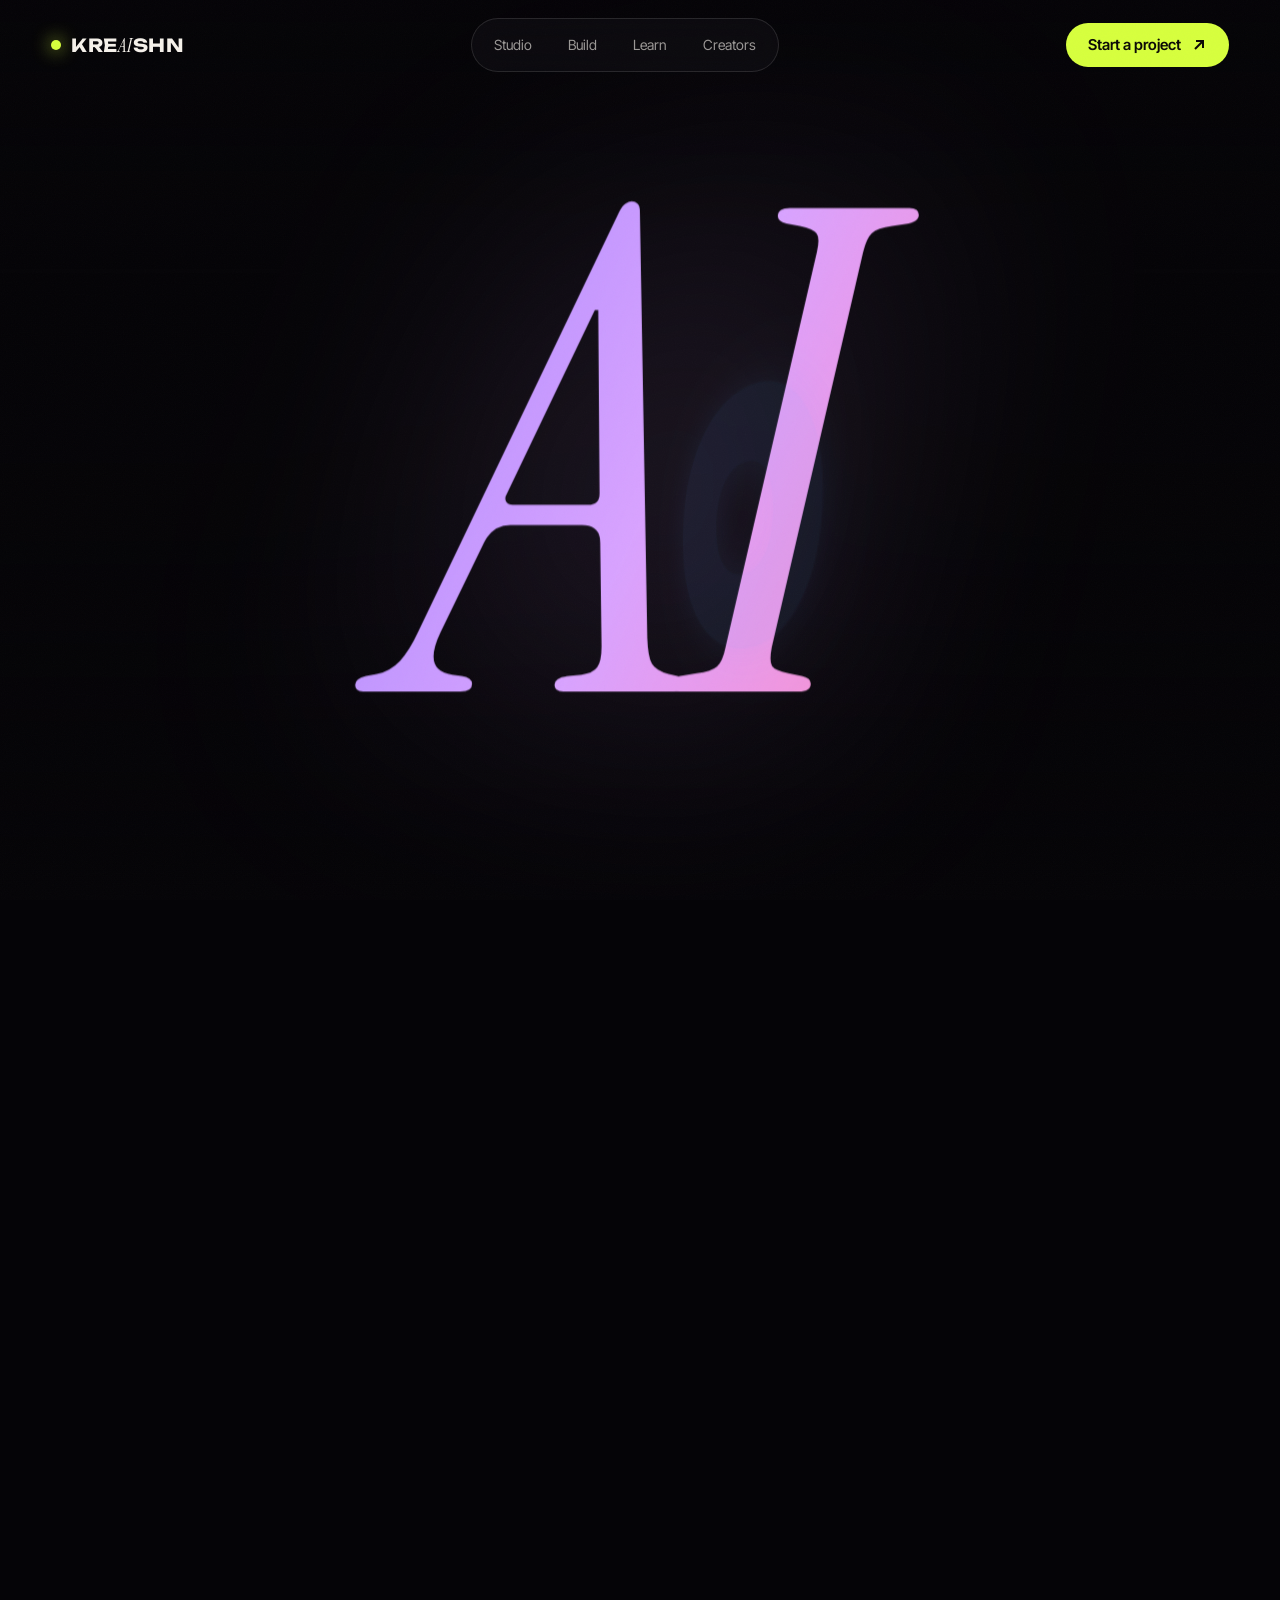
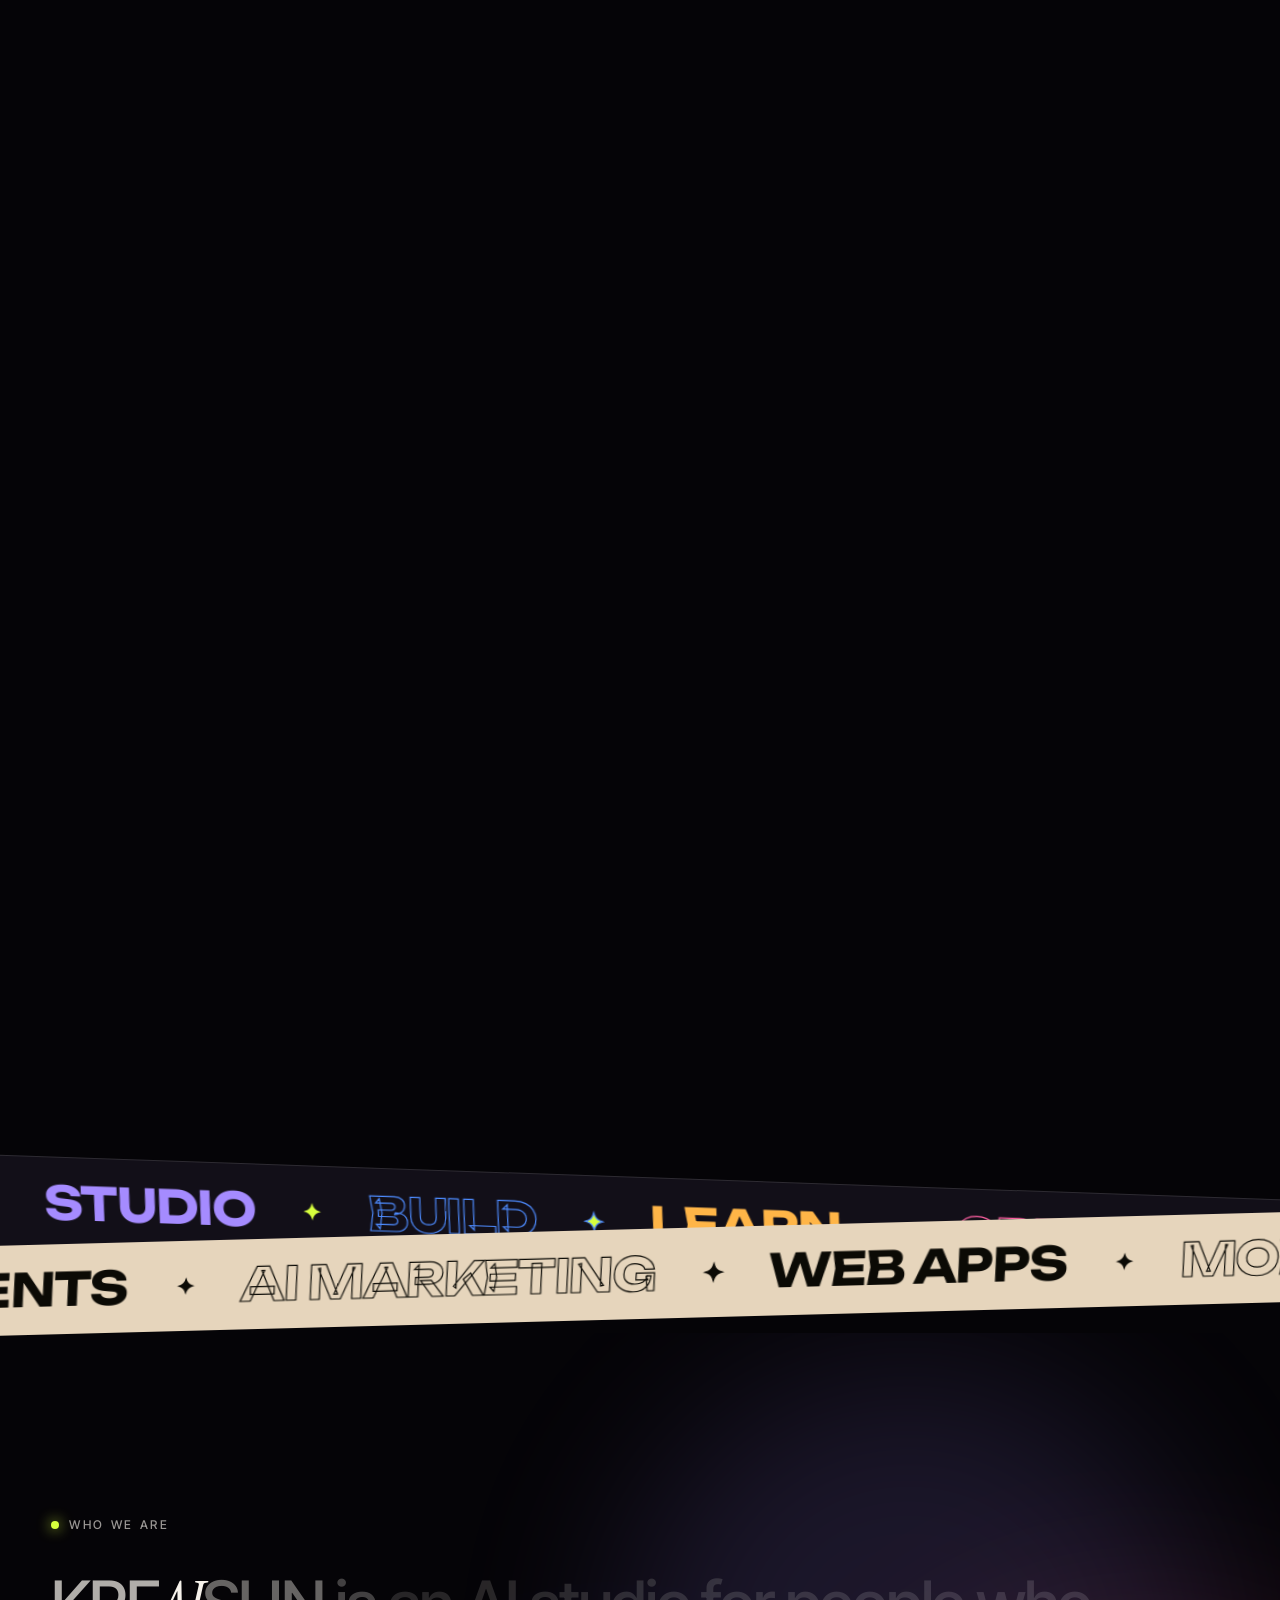
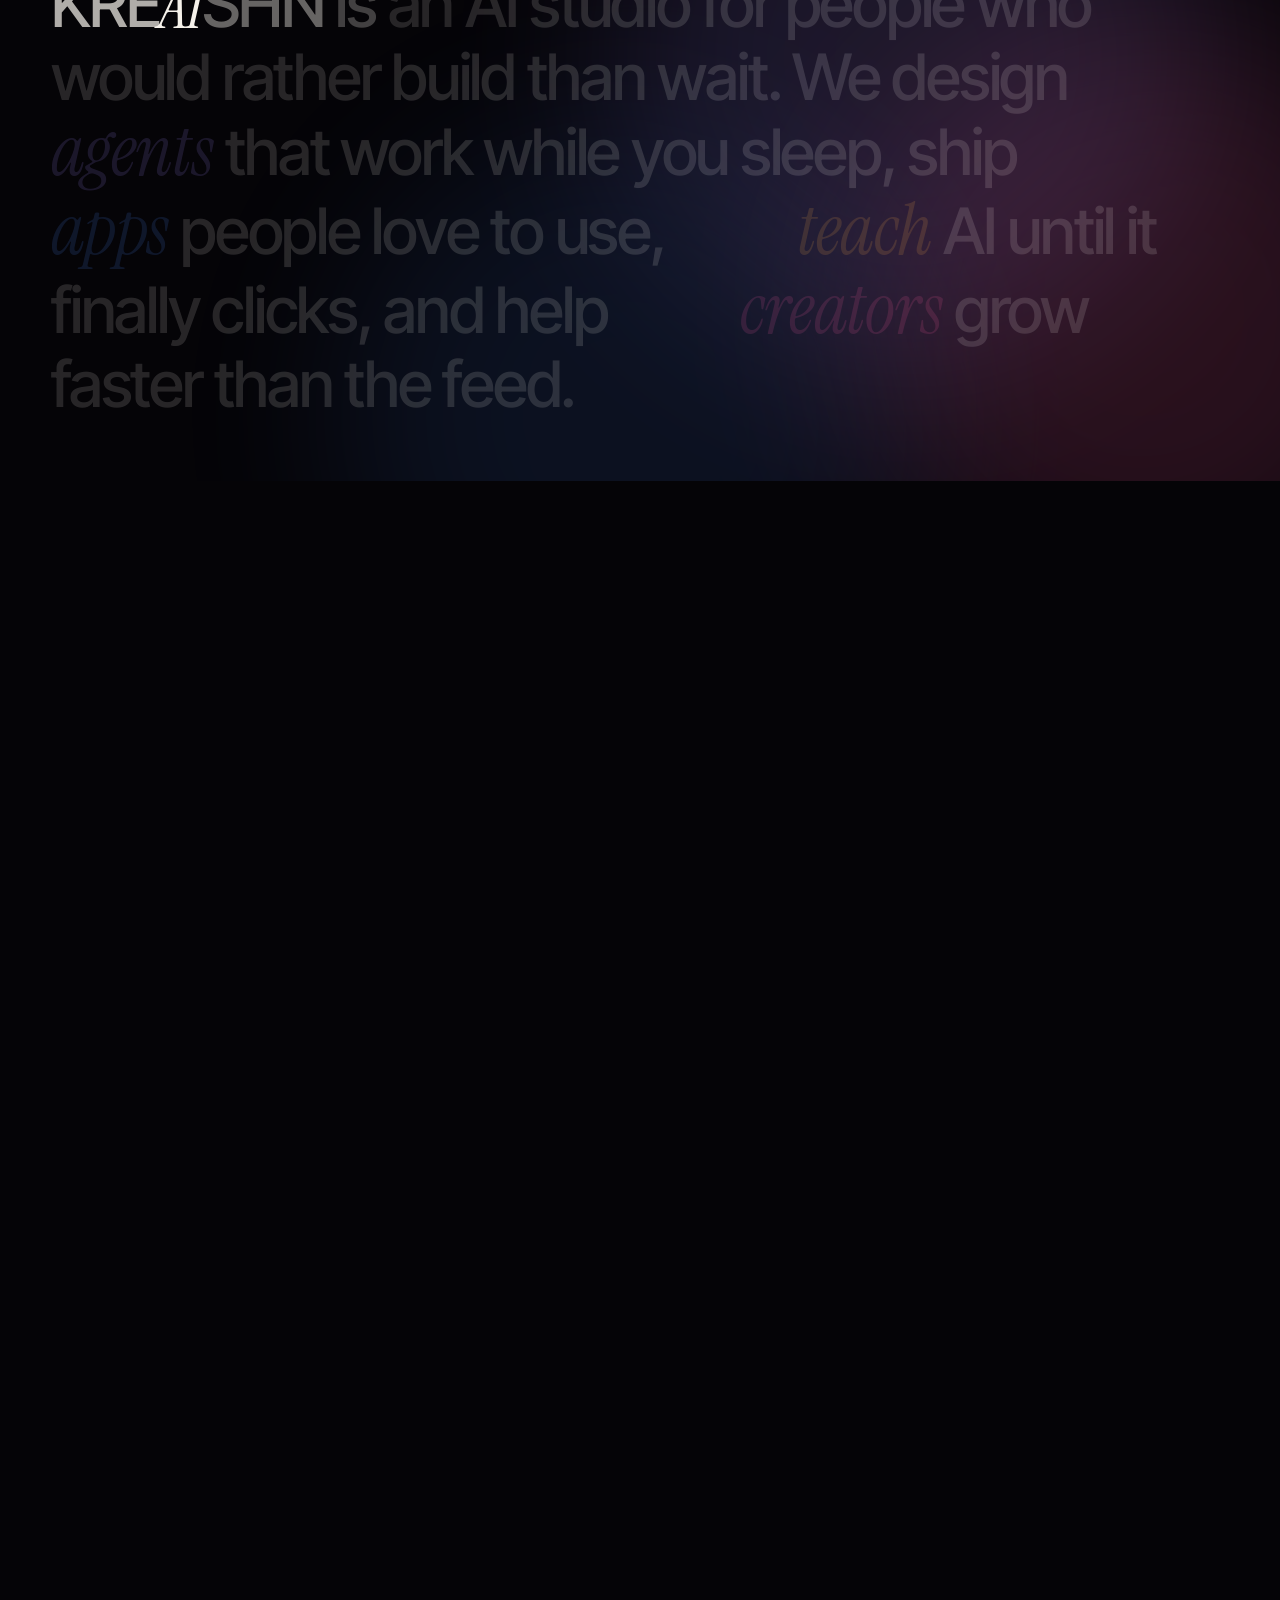
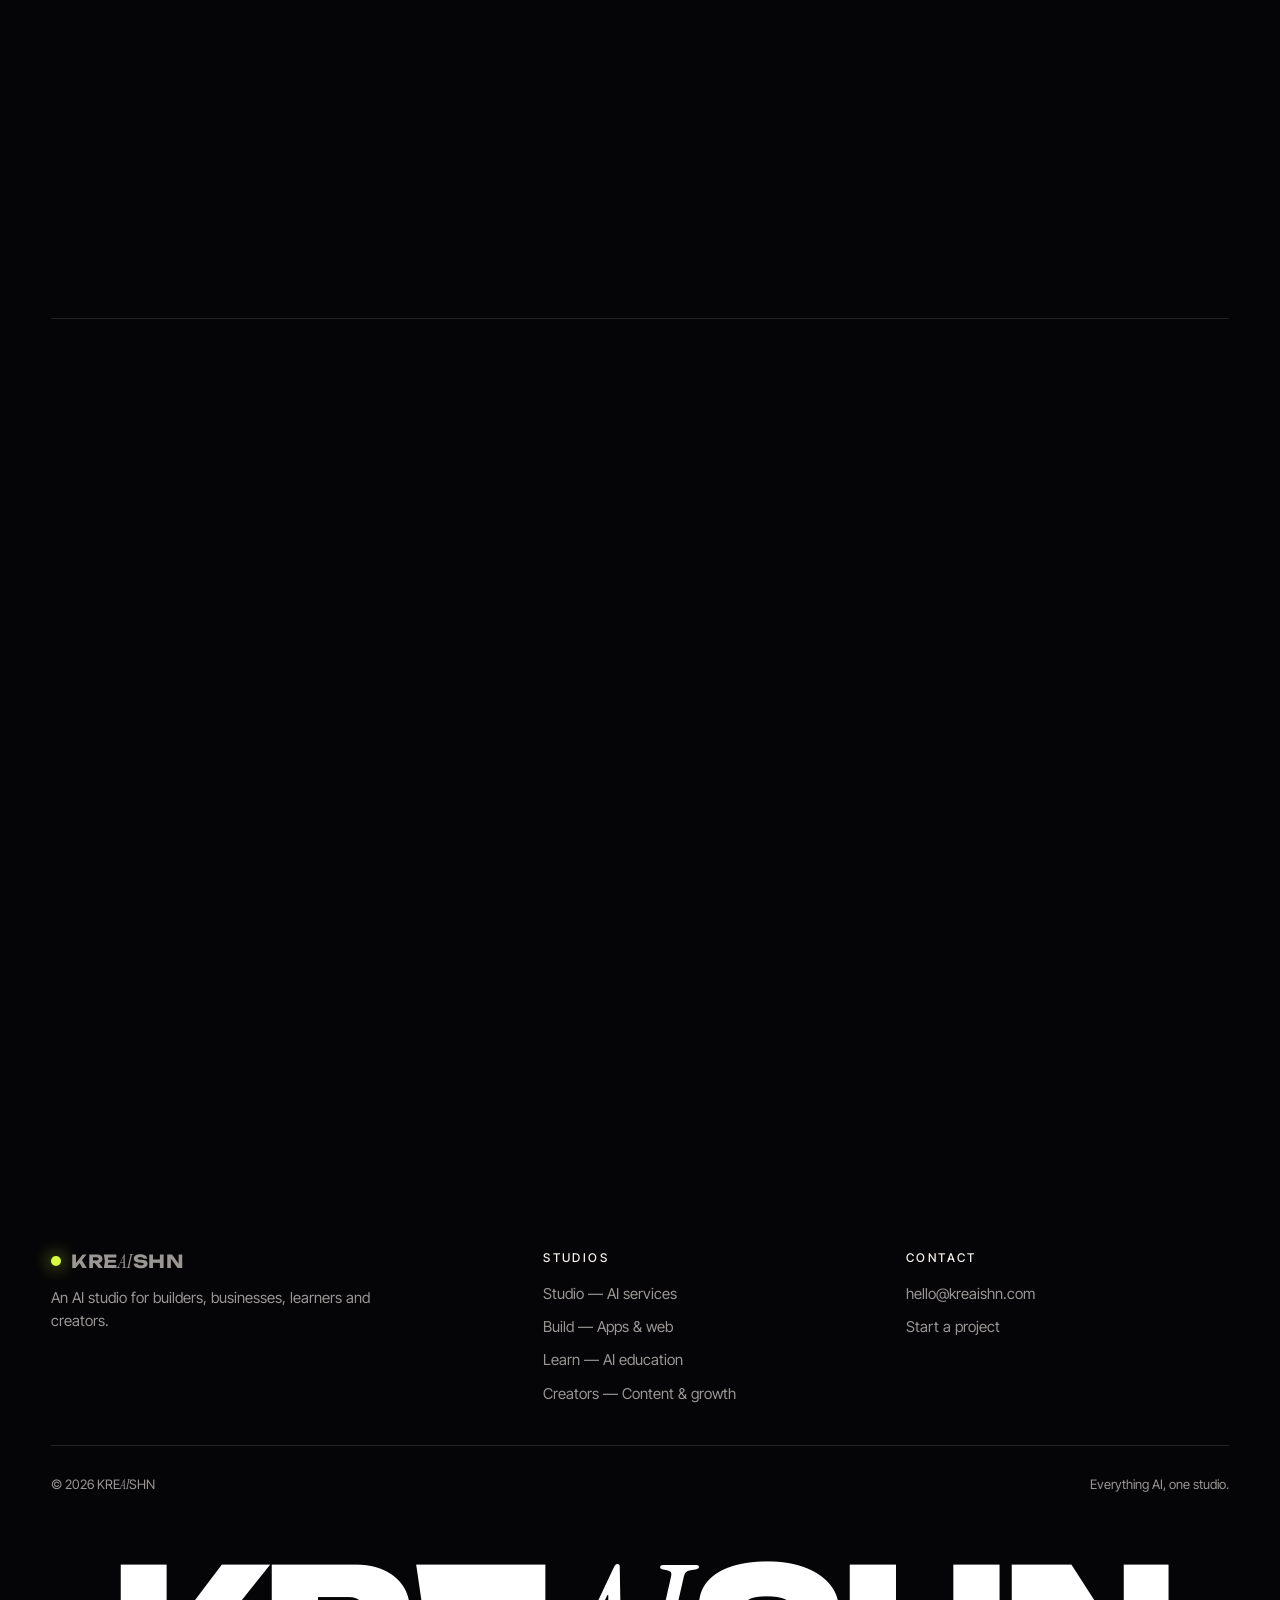
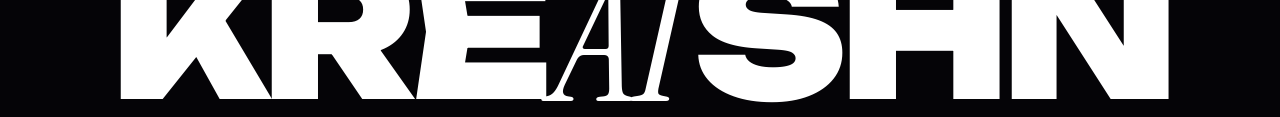
<file: index.html>
<!doctype html>
<html lang="en">
<head>
<meta charset="utf-8">
<meta name="viewport" content="width=device-width, initial-scale=1">
<title>KREAISHN — Everything AI, one studio</title>
<meta name="description" content="KREAISHN is an AI studio. We build AI agents and marketing, ship web and mobile apps, teach AI, and grow creators.">
<link rel="preconnect" href="https://fonts.googleapis.com">
<link rel="preconnect" href="https://fonts.gstatic.com" crossorigin>
<link href="https://fonts.googleapis.com/css2?family=Unbounded:wght@300;500;700;900&family=Inter+Tight:wght@400;500;600&family=Instrument+Serif:ital@1&display=swap" rel="stylesheet">
<link rel="stylesheet" href="styles.css">
</head>
<body>
<div class="progress" aria-hidden="true"></div>

<header class="nav">
  <a href="#" class="logo" aria-label="KREAISHN home"><i></i><b>KRE<span class="serif">AI</span>SHN</b></a>
  <nav aria-label="Primary">
    <ul>
      <li><a href="studio.html">Studio</a></li>
      <li><a href="build.html">Build</a></li>
      <li><a href="learn.html">Learn</a></li>
      <li><a href="creators.html">Creators</a></li>
    </ul>
  </nav>
  <a href="#contact" class="btn btn-accent">Start a project
    <svg viewBox="0 0 16 16" fill="none" stroke="currentColor" stroke-width="2" aria-hidden="true"><path d="M4 12 12 4M5 4h7v7"/></svg>
  </a>
</header>

<main>
  <div class="hero-runway"><!-- tall scroll track: the hero stays pinned while the burst + AI zoom play -->
  <section class="hero">
    <video autoplay muted loop playsinline aria-hidden="true" src="https://d8j0ntlcm91z4.cloudfront.net/user_38xzZboKViGWJOttwIXH07lWA1P/hf_20260809_012548_ef22562c-c0ae-4816-ad9d-f8922af4e6a7.mp4"></video>
    <div class="glow" aria-hidden="true"></div>
    <a href="#worlds" class="badge" aria-label="Scroll to the studios">
      <svg viewBox="0 0 132 132" aria-hidden="true"><defs><path id="badge-circle" d="M66,66 m-52,0 a52,52 0 1,1 104,0 a52,52 0 1,1 -104,0"/></defs>
        <text><textPath href="#badge-circle" textLength="325" lengthAdjust="spacing">EVERYTHING AI &#8226; ONE STUDIO &#8226; SCROLL &#8226; </textPath></text></svg>
      <span class="badge-arrow"><svg viewBox="0 0 16 16" fill="none" stroke="currentColor" stroke-width="2" aria-hidden="true"><path d="M8 2v12M3 9l5 5 5-5"/></svg></span>
    </a>
    <h1 class="display">
      <span class="line"><span>Everything</span></span>
      <span class="line"><span><span class="serif shine">AI</span><span class="serif shine">,</span> one studio.</span></span>
    </h1>
    <div class="hero-foot">
      <p><b>KRE<span class="serif">AI</span>SHN builds what AI makes possible.</b> Agents that work, apps that ship, lessons that stick and content that grows. Four studios under one roof.</p>
      <div class="ctas">
        <span class="magnet"><span class="ring"><a href="#contact" class="btn btn-accent">Start a project
          <svg viewBox="0 0 16 16" fill="none" stroke="currentColor" stroke-width="2" aria-hidden="true"><path d="M4 12 12 4M5 4h7v7"/></svg>
        </a></span></span>
        <span class="magnet"><a href="#worlds" class="btn btn-ghost">Explore the studios</a></span>
      </div>
      <div class="domains" aria-label="Our studios">
        <span style="--c:var(--studio)">studio.kreaishn.com</span>
        <span style="--c:var(--build)">build.kreaishn.com</span>
        <span style="--c:var(--learn)">learn.kreaishn.com</span>
        <span style="--c:var(--creators)">creators.kreaishn.com</span>
      </div>
    </div>
  </section>
  </div>

  <div class="tapes" aria-hidden="true">
    <div class="marquee tape-b"><div class="track" data-dir="-1">
      <span style="--k:var(--studio)">Studio</span><span style="--k:var(--build)">Build</span><span style="--k:var(--learn)">Learn</span><span style="--k:var(--creators)">Creators</span><span style="--k:var(--studio)">Studio</span><span style="--k:var(--build)">Build</span><span style="--k:var(--learn)">Learn</span><span style="--k:var(--creators)">Creators</span>
      <span style="--k:var(--studio)">Studio</span><span style="--k:var(--build)">Build</span><span style="--k:var(--learn)">Learn</span><span style="--k:var(--creators)">Creators</span><span style="--k:var(--studio)">Studio</span><span style="--k:var(--build)">Build</span><span style="--k:var(--learn)">Learn</span><span style="--k:var(--creators)">Creators</span>
    </div></div>
    <div class="marquee tape-a"><div class="track" data-dir="1">
      <span>AI Agents</span><span>AI Marketing</span><span>Web Apps</span><span>Mobile Apps</span><span>Websites</span><span>AI Courses</span><span>Video Editing</span><span>Creator Growth</span>
      <span>AI Agents</span><span>AI Marketing</span><span>Web Apps</span><span>Mobile Apps</span><span>Websites</span><span>AI Courses</span><span>Video Editing</span><span>Creator Growth</span>
    </div></div>
  </div>

  <section class="manifesto" aria-label="Who we are">
    <div class="aurora" aria-hidden="true"><i></i><i></i><i></i></div>
    <span class="eyebrow"><i></i>Who we are</span>
    <p>KRE<span class="serif">AI</span>SHN is an AI studio for people who would rather build than wait. We design <span class="pill" aria-hidden="true"><video data-src="https://d8j0ntlcm91z4.cloudfront.net/user_38xzZboKViGWJOttwIXH07lWA1P/hf_20260511_230229_7c9bc431-46cf-489a-948d-e8144d8eb5d4.mp4" muted loop playsinline></video></span> <span class="hl" style="--c:var(--studio)">agents</span> that work while you sleep, ship <span class="pill" aria-hidden="true"><video data-src="https://d8j0ntlcm91z4.cloudfront.net/user_38xzZboKViGWJOttwIXH07lWA1P/hf_20260505_101331_74f9b798-3f00-4e86-8a01-377aa16ffeaa.mp4" muted loop playsinline></video></span> <span class="hl" style="--c:var(--build)">apps</span> people love to use, <span class="pill" aria-hidden="true"><video data-src="https://d8j0ntlcm91z4.cloudfront.net/user_38xzZboKViGWJOttwIXH07lWA1P/hf_20260328_115001_bcdaa3b4-03de-47e7-ad63-ae3e392c32d4.mp4" muted loop playsinline></video></span> <span class="hl" style="--c:var(--learn)">teach</span> AI until it finally clicks, and help <span class="pill" aria-hidden="true"><video data-src="https://d8j0ntlcm91z4.cloudfront.net/user_38xzZboKViGWJOttwIXH07lWA1P/hf_20260402_054547_9875cfc5-155a-4229-8ec8-b7ba7125cbf8.mp4" muted loop playsinline></video></span> <span class="hl" style="--c:var(--creators)">creators</span> grow faster than the feed.</p>
  </section>

  <section class="worlds" id="worlds">
    <div class="section-head reveal">
      <h2 class="display"><span class="drift" data-drift="-1">Four studios.</span><br><span class="serif drift" data-drift="1">One brain.</span></h2>
      <p>Each studio has its own home and its own team. Pick the one you need, or bring us the whole problem.</p>
    </div>

    <div class="stack">
      <div class="stack-slot"><a class="card" id="studio" href="studio.html" style="--c:var(--studio);--i:0">
        <video data-src="https://d8j0ntlcm91z4.cloudfront.net/user_38xzZboKViGWJOttwIXH07lWA1P/hf_20260511_230229_7c9bc431-46cf-489a-948d-e8144d8eb5d4.mp4" muted loop playsinline aria-hidden="true"></video>
        <div class="card-top"><span class="num">01</span><span class="sub">studio.kreaishn.com</span></div>
        <div class="card-body">
          <h3 class="display">Studio<em class="serif">AI that does the work.</em></h3>
          <ul class="tags"><li>Custom AI agents</li><li>AI marketing</li><li>Automation</li><li>LLM integrations</li></ul>
        </div>
        <span class="go"><svg viewBox="0 0 16 16" fill="none" stroke="currentColor" stroke-width="2" aria-hidden="true"><path d="M4 12 12 4M5 4h7v7"/></svg></span>
      </a></div>

      <div class="stack-slot"><a class="card" id="build" href="build.html" style="--c:var(--build);--i:1">
        <video data-src="https://d8j0ntlcm91z4.cloudfront.net/user_38xzZboKViGWJOttwIXH07lWA1P/hf_20260601_110537_3a579fa0-7bbc-4d94-9d25-0e816c7840f5.mp4" muted loop playsinline aria-hidden="true"></video>
        <div class="card-top"><span class="num">02</span><span class="sub">build.kreaishn.com</span></div>
        <div class="card-body">
          <h3 class="display">Build<em class="serif">Products, shipped.</em></h3>
          <ul class="tags"><li>Web applications</li><li>Mobile apps</li><li>Websites</li><li>AI-native SaaS</li></ul>
        </div>
        <span class="go"><svg viewBox="0 0 16 16" fill="none" stroke="currentColor" stroke-width="2" aria-hidden="true"><path d="M4 12 12 4M5 4h7v7"/></svg></span>
      </a></div>

      <div class="stack-slot"><a class="card" id="learn" href="learn.html" style="--c:var(--learn);--i:2">
        <video data-src="https://d8j0ntlcm91z4.cloudfront.net/user_38xzZboKViGWJOttwIXH07lWA1P/hf_20260328_115001_bcdaa3b4-03de-47e7-ad63-ae3e392c32d4.mp4" muted loop playsinline aria-hidden="true"></video>
        <div class="card-top"><span class="num">03</span><span class="sub">learn.kreaishn.com</span></div>
        <div class="card-body">
          <h3 class="display">Learn<em class="serif">Get fluent in AI.</em></h3>
          <ul class="tags"><li>AI courses</li><li>Workshops</li><li>Prompting</li><li>Team training</li></ul>
        </div>
        <span class="go"><svg viewBox="0 0 16 16" fill="none" stroke="currentColor" stroke-width="2" aria-hidden="true"><path d="M4 12 12 4M5 4h7v7"/></svg></span>
      </a></div>

      <div class="stack-slot"><a class="card" id="creators" href="creators.html" style="--c:var(--creators);--i:3">
        <video data-src="https://d8j0ntlcm91z4.cloudfront.net/user_38xzZboKViGWJOttwIXH07lWA1P/hf_20260402_054547_9875cfc5-155a-4229-8ec8-b7ba7125cbf8.mp4" muted loop playsinline aria-hidden="true"></video>
        <div class="card-top"><span class="num">04</span><span class="sub">creators.kreaishn.com</span></div>
        <div class="card-body">
          <h3 class="display">Creators<em class="serif">Grow faster with AI.</em></h3>
          <ul class="tags"><li>Video editing</li><li>AI video creation</li><li>Social media agents</li><li>Follower growth</li></ul>
        </div>
        <span class="go"><svg viewBox="0 0 16 16" fill="none" stroke="currentColor" stroke-width="2" aria-hidden="true"><path d="M4 12 12 4M5 4h7v7"/></svg></span>
      </a></div>
      <div class="stack-hold" aria-hidden="true"></div>
    </div>
  </section>

  <section class="how">
    <h2 class="display reveal">From idea to <span class="serif">impact,</span> in four moves.</h2>
    <div class="steps">
      <div class="step reveal"><span class="eyebrow">01 / Think</span><b>Find the edge</b><p>We map where AI moves your numbers, and where it is just noise.</p></div>
      <div class="step reveal"><span class="eyebrow">02 / Build</span><b>Ship it real</b><p>Agents, apps and sites built to production standard, not as demos.</p></div>
      <div class="step reveal"><span class="eyebrow">03 / Teach</span><b>Hand over</b><p>Your team learns to run, tune and extend what we built together.</p></div>
      <div class="step reveal"><span class="eyebrow">04 / Grow</span><b>Compound</b><p>Content, marketing and automation that keep working after launch.</p></div>
    </div>
  </section>

  <section class="cta reveal" id="contact">
    <div>
      <h2 class="display">Let's build <span class="serif">something</span> unreal.</h2>
      <p>Tell us what you are working on. We reply within one working day.</p>
    </div>
    <span class="magnet"><a href="mailto:hello@kreaishn.com" class="btn">hello@kreaishn.com
      <svg viewBox="0 0 16 16" fill="none" stroke="currentColor" stroke-width="2" aria-hidden="true"><path d="M4 12 12 4M5 4h7v7"/></svg>
    </a></span>
  </section>
</main>

<footer>
  <div><a href="#" class="logo"><i></i><b>KRE<span class="serif">AI</span>SHN</b></a><p style="margin-top:16px;max-width:320px">An AI studio for builders, businesses, learners and creators.</p></div>
  <div><h4>Studios</h4><ul>
    <li><a href="studio.html">Studio — AI services</a></li>
    <li><a href="build.html">Build — Apps &amp; web</a></li>
    <li><a href="learn.html">Learn — AI education</a></li>
    <li><a href="creators.html">Creators — Content &amp; growth</a></li>
  </ul></div>
  <div><h4>Contact</h4><ul>
    <li><a href="mailto:hello@kreaishn.com">hello@kreaishn.com</a></li>
    <li><a href="#contact">Start a project</a></li>
  </ul></div>
  <div class="legal"><span>© <span id="yr">2026</span> KRE<span class="serif">AI</span>SHN</span><span>Everything AI, one studio.</span></div>
</footer>

  <section class="wordmark" aria-label="KREAISHN">
    <video data-src="https://d8j0ntlcm91z4.cloudfront.net/user_38xzZboKViGWJOttwIXH07lWA1P/hf_20260809_012548_ef22562c-c0ae-4816-ad9d-f8922af4e6a7.mp4" muted loop playsinline aria-hidden="true"></video>
    <div class="mask" aria-hidden="true"><span>KRE<span class="serif">AI</span>SHN</span></div>
  </section>

<script src="main.js"></script>
</body>
</html>
</file>
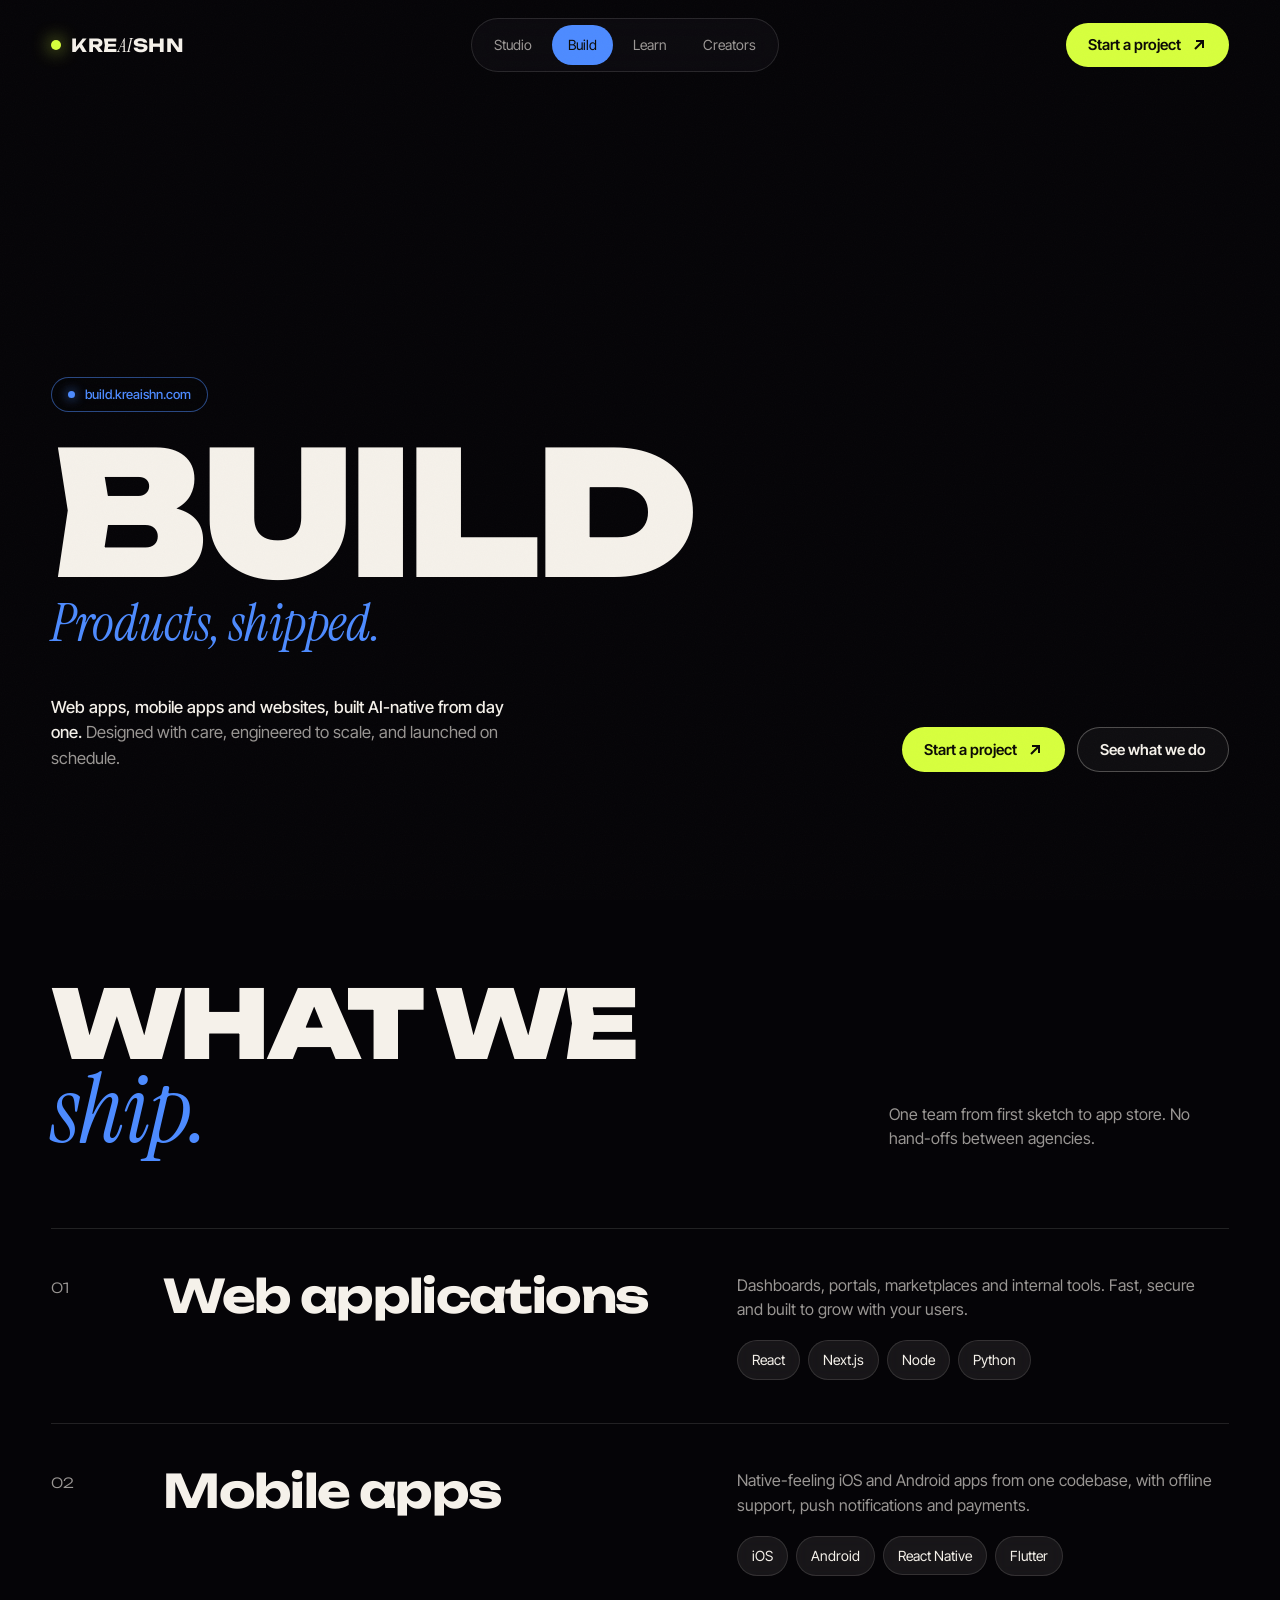
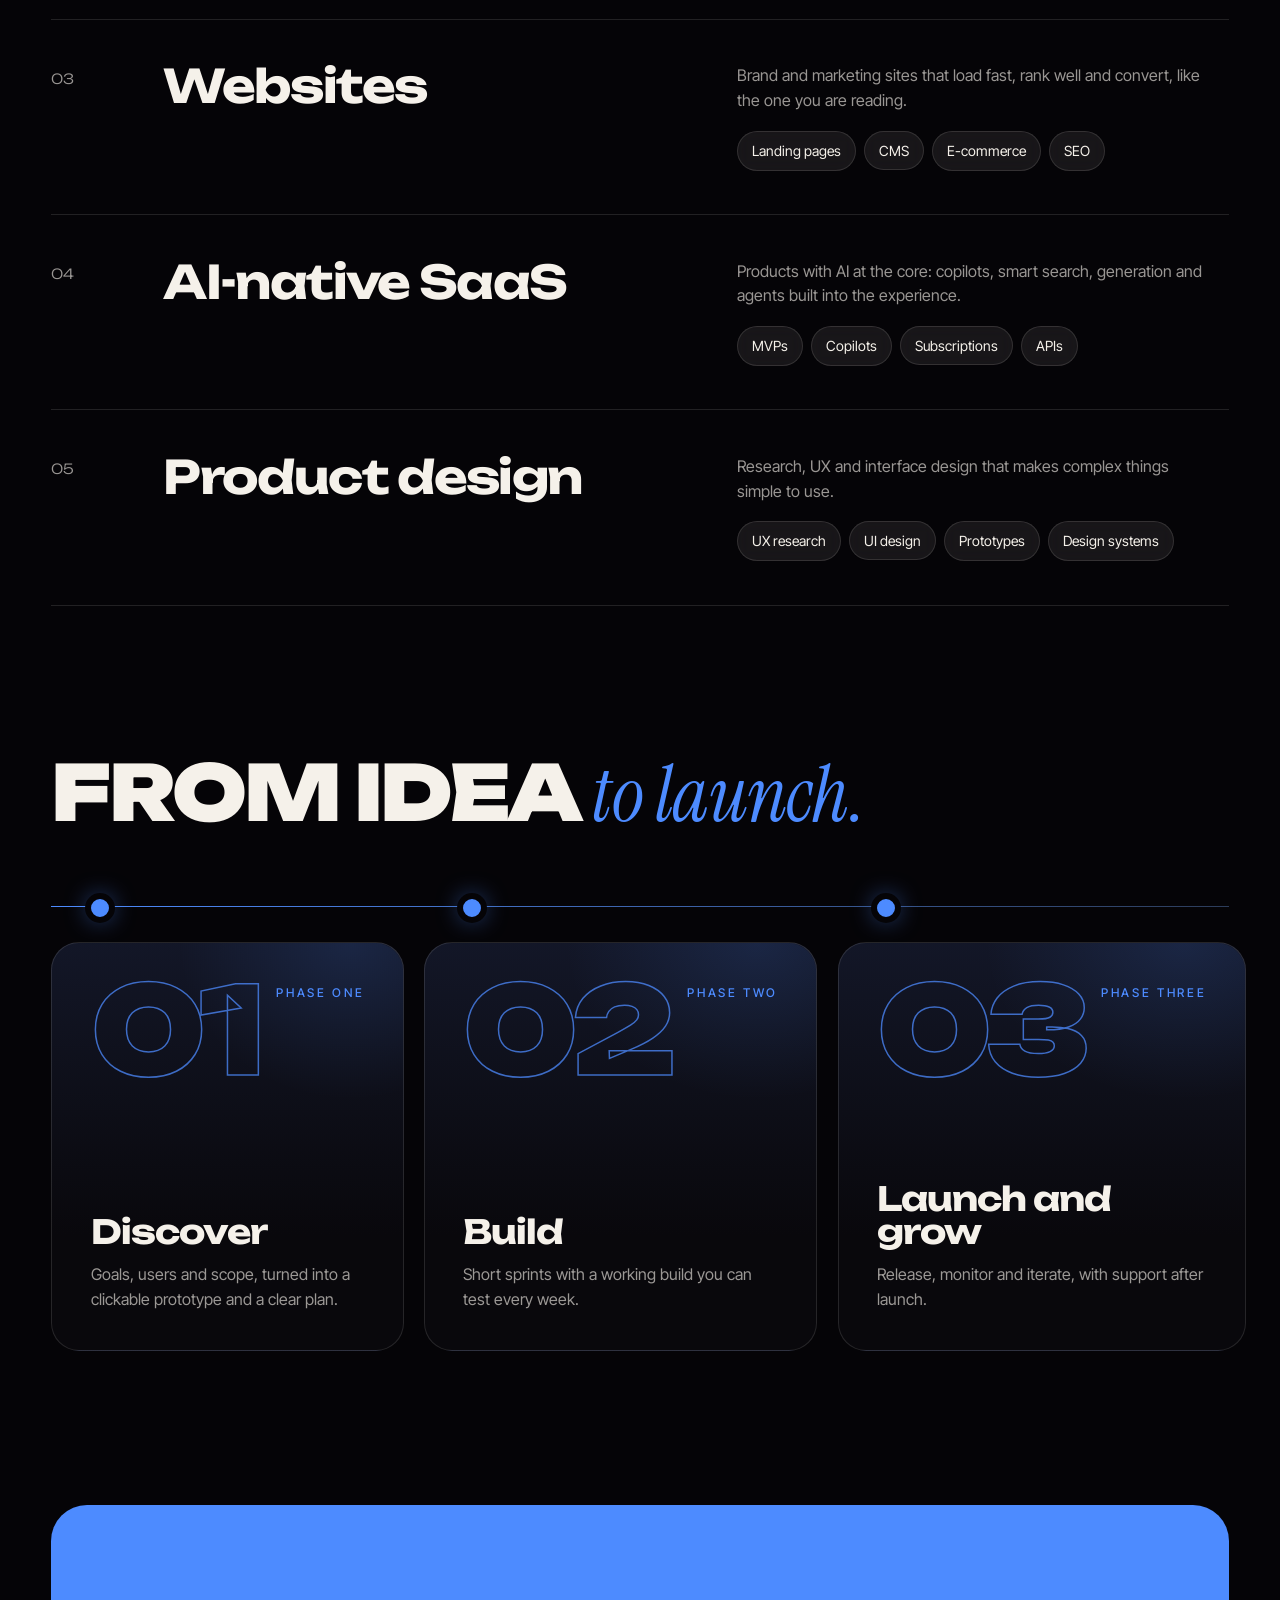
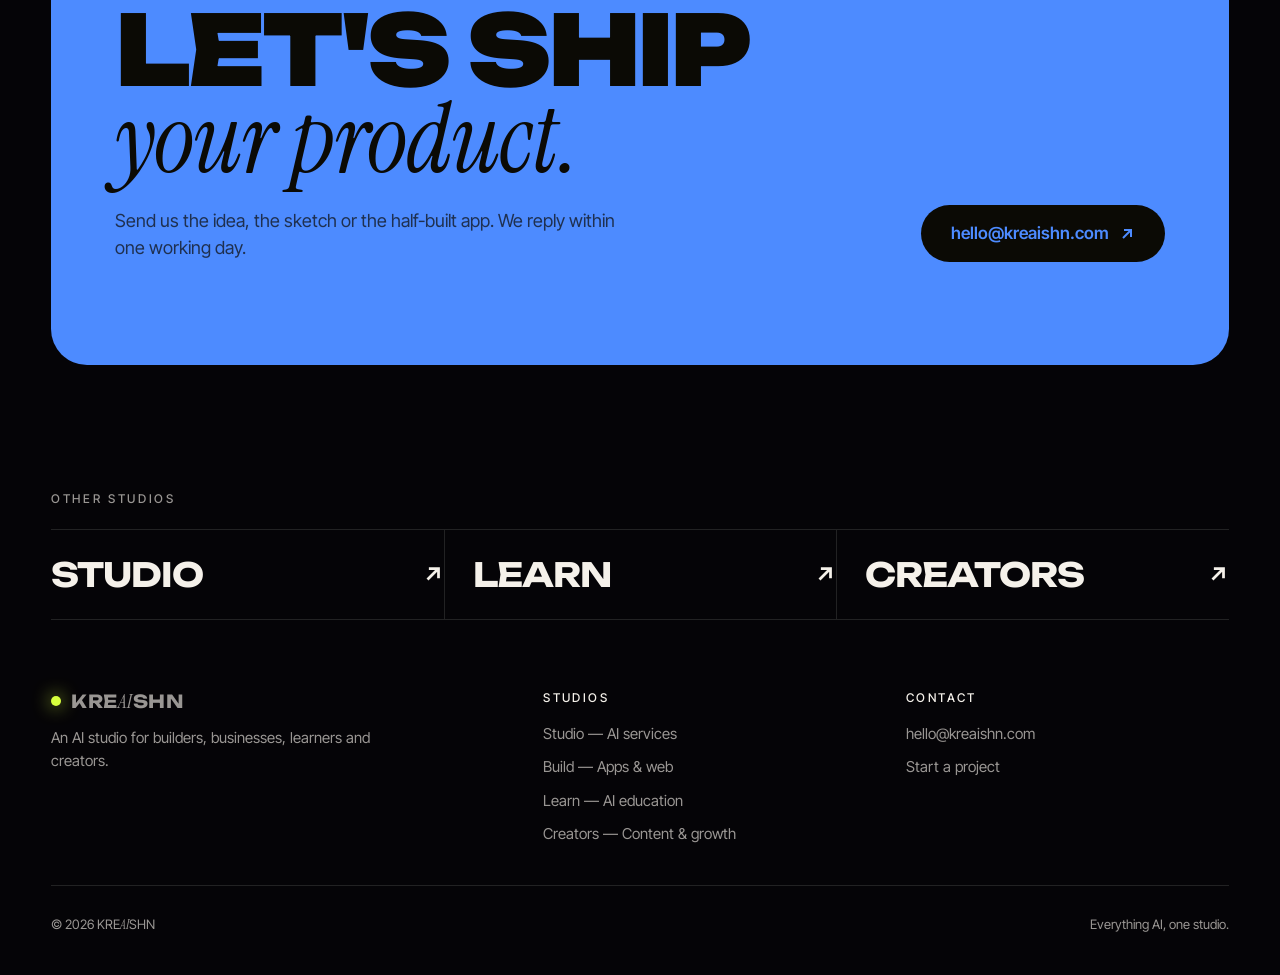
<file: build.html>
<!doctype html>
<html lang="en">
<head>
<meta charset="utf-8">
<meta name="viewport" content="width=device-width, initial-scale=1">
<title>KREAISHN Build — Web and mobile apps</title>
<meta name="description" content="KREAISHN Build: Products, shipped.">
<link rel="preconnect" href="https://fonts.googleapis.com">
<link rel="preconnect" href="https://fonts.gstatic.com" crossorigin>
<link href="https://fonts.googleapis.com/css2?family=Unbounded:wght@300;500;700;900&family=Inter+Tight:wght@400;500;600&family=Instrument+Serif:ital@1&display=swap" rel="stylesheet">
<link rel="stylesheet" href="styles.css">
</head>
<body style="--c:var(--build)">

<header class="nav">
  <a href="index.html" class="logo" aria-label="KREAISHN home"><i></i><b>KRE<span class="serif">AI</span>SHN</b></a>
  <nav aria-label="Primary"><ul><li><a href="studio.html">Studio</a></li><li><a href="build.html" aria-current="page">Build</a></li><li><a href="learn.html">Learn</a></li><li><a href="creators.html">Creators</a></li></ul></nav>
  <a href="#contact" class="btn btn-accent">Start a project <svg viewBox="0 0 16 16" fill="none" stroke="currentColor" stroke-width="2" aria-hidden="true"><path d="M4 12 12 4M5 4h7v7"/></svg></a>
</header>

<main>
  <section class="page-hero">
    <video autoplay muted loop playsinline aria-hidden="true" src="https://d8j0ntlcm91z4.cloudfront.net/user_38xzZboKViGWJOttwIXH07lWA1P/hf_20260601_110537_3a579fa0-7bbc-4d94-9d25-0e816c7840f5.mp4"></video>
    <span class="crumb">build.kreaishn.com</span>
    <h1 class="display"><span class="line"><span>Build</span></span><span class="serif">Products, shipped.</span></h1>
    <div class="hero-foot">
      <p><b>Web apps, mobile apps and websites, built AI-native from day one.</b> Designed with care, engineered to scale, and launched on schedule.</p>
      <div class="ctas">
        <a href="#contact" class="btn btn-accent">Start a project <svg viewBox="0 0 16 16" fill="none" stroke="currentColor" stroke-width="2" aria-hidden="true"><path d="M4 12 12 4M5 4h7v7"/></svg></a>
        <a href="#offers" class="btn btn-ghost">See what we do</a>
      </div>
    </div>
  </section>

  <section class="offers" id="offers">
    <div class="section-head reveal">
      <h2 class="display">What we<br><span class="serif">ship.</span></h2>
      <p>One team from first sketch to app store. No hand-offs between agencies.</p>
    </div>
    <div class="rows">
      <div class="row reveal" data-video="https://d8j0ntlcm91z4.cloudfront.net/user_38xzZboKViGWJOttwIXH07lWA1P/hf_20260516_123323_f909c2b8-ff6c-4edf-882b-8ebcdbe389b5.mp4"><span class="num">01</span><h3>Web applications</h3><div><video class="row-media" data-src="https://d8j0ntlcm91z4.cloudfront.net/user_38xzZboKViGWJOttwIXH07lWA1P/hf_20260516_123323_f909c2b8-ff6c-4edf-882b-8ebcdbe389b5.mp4" muted loop playsinline aria-hidden="true"></video><p>Dashboards, portals, marketplaces and internal tools. Fast, secure and built to grow with your users.</p><ul class="tags"><li>React</li><li>Next.js</li><li>Node</li><li>Python</li></ul></div></div>
      <div class="row reveal" data-video="https://d8j0ntlcm91z4.cloudfront.net/user_38xzZboKViGWJOttwIXH07lWA1P/hf_20260508_215831_c6a8989c-d716-4d8d-8745-e972a2eec711.mp4"><span class="num">02</span><h3>Mobile apps</h3><div><video class="row-media" data-src="https://d8j0ntlcm91z4.cloudfront.net/user_38xzZboKViGWJOttwIXH07lWA1P/hf_20260508_215831_c6a8989c-d716-4d8d-8745-e972a2eec711.mp4" muted loop playsinline aria-hidden="true"></video><p>Native-feeling iOS and Android apps from one codebase, with offline support, push notifications and payments.</p><ul class="tags"><li>iOS</li><li>Android</li><li>React Native</li><li>Flutter</li></ul></div></div>
      <div class="row reveal" data-video="https://d8j0ntlcm91z4.cloudfront.net/user_38xzZboKViGWJOttwIXH07lWA1P/hf_20260325_125119_8e5ae31c-0021-4396-bc08-f7aebeb877a2.mp4"><span class="num">03</span><h3>Websites</h3><div><video class="row-media" data-src="https://d8j0ntlcm91z4.cloudfront.net/user_38xzZboKViGWJOttwIXH07lWA1P/hf_20260325_125119_8e5ae31c-0021-4396-bc08-f7aebeb877a2.mp4" muted loop playsinline aria-hidden="true"></video><p>Brand and marketing sites that load fast, rank well and convert, like the one you are reading.</p><ul class="tags"><li>Landing pages</li><li>CMS</li><li>E-commerce</li><li>SEO</li></ul></div></div>
      <div class="row reveal" data-video="https://d8j0ntlcm91z4.cloudfront.net/user_38xzZboKViGWJOttwIXH07lWA1P/hf_20260508_064122_c4750c0e-7476-4b44-94a2-a85a65c63bf2.mp4"><span class="num">04</span><h3>AI-native SaaS</h3><div><video class="row-media" data-src="https://d8j0ntlcm91z4.cloudfront.net/user_38xzZboKViGWJOttwIXH07lWA1P/hf_20260508_064122_c4750c0e-7476-4b44-94a2-a85a65c63bf2.mp4" muted loop playsinline aria-hidden="true"></video><p>Products with AI at the core: copilots, smart search, generation and agents built into the experience.</p><ul class="tags"><li>MVPs</li><li>Copilots</li><li>Subscriptions</li><li>APIs</li></ul></div></div>
      <div class="row reveal" data-video="https://d8j0ntlcm91z4.cloudfront.net/user_38xzZboKViGWJOttwIXH07lWA1P/hf_20260418_080021_d598092b-c4c2-4e53-8e46-94cf9064cd50.mp4"><span class="num">05</span><h3>Product design</h3><div><video class="row-media" data-src="https://d8j0ntlcm91z4.cloudfront.net/user_38xzZboKViGWJOttwIXH07lWA1P/hf_20260418_080021_d598092b-c4c2-4e53-8e46-94cf9064cd50.mp4" muted loop playsinline aria-hidden="true"></video><p>Research, UX and interface design that makes complex things simple to use.</p><ul class="tags"><li>UX research</li><li>UI design</li><li>Prototypes</li><li>Design systems</li></ul></div></div>
    </div>
  </section>

  <section class="formats">
    <h2 class="display reveal">From idea <span class="serif">to launch.</span></h2>
    <div class="timeline reveal"><span class="tl-line" aria-hidden="true"><i></i></span><article class="phase"><span class="dot" aria-hidden="true"></span><div class="phase-top"><span class="big" aria-hidden="true">01</span><span class="eyebrow">Phase one</span></div><div><b>Discover</b><p>Goals, users and scope, turned into a clickable prototype and a clear plan.</p></div></article><article class="phase"><span class="dot" aria-hidden="true"></span><div class="phase-top"><span class="big" aria-hidden="true">02</span><span class="eyebrow">Phase two</span></div><div><b>Build</b><p>Short sprints with a working build you can test every week.</p></div></article><article class="phase"><span class="dot" aria-hidden="true"></span><div class="phase-top"><span class="big" aria-hidden="true">03</span><span class="eyebrow">Phase three</span></div><div><b>Launch and grow</b><p>Release, monitor and iterate, with support after launch.</p></div></article></div>
  </section>

  <section class="cta accent reveal" id="contact">
    <div>
      <h2 class="display">Let's ship <span class="serif">your product.</span></h2>
      <p>Send us the idea, the sketch or the half-built app. We reply within one working day.</p>
    </div>
    <a href="mailto:hello@kreaishn.com?subject=Build%20enquiry" class="btn">hello@kreaishn.com <svg viewBox="0 0 16 16" fill="none" stroke="currentColor" stroke-width="2" aria-hidden="true"><path d="M4 12 12 4M5 4h7v7"/></svg></a>
  </section>

  <section class="others">
    <h4 class="eyebrow">Other studios</h4>
    <div class="olinks"><a href="studio.html" style="--oc:var(--studio)">Studio<svg viewBox="0 0 16 16" fill="none" stroke="currentColor" stroke-width="2" aria-hidden="true"><path d="M4 12 12 4M5 4h7v7"/></svg></a><a href="learn.html" style="--oc:var(--learn)">Learn<svg viewBox="0 0 16 16" fill="none" stroke="currentColor" stroke-width="2" aria-hidden="true"><path d="M4 12 12 4M5 4h7v7"/></svg></a><a href="creators.html" style="--oc:var(--creators)">Creators<svg viewBox="0 0 16 16" fill="none" stroke="currentColor" stroke-width="2" aria-hidden="true"><path d="M4 12 12 4M5 4h7v7"/></svg></a></div>
  </section>
</main>

<footer>
  <div><a href="index.html" class="logo"><i></i><b>KRE<span class="serif">AI</span>SHN</b></a><p style="margin-top:16px;max-width:320px">An AI studio for builders, businesses, learners and creators.</p></div>
  <div><h4>Studios</h4><ul>
    <li><a href="studio.html">Studio — AI services</a></li>
    <li><a href="build.html">Build — Apps &amp; web</a></li>
    <li><a href="learn.html">Learn — AI education</a></li>
    <li><a href="creators.html">Creators — Content &amp; growth</a></li>
  </ul></div>
  <div><h4>Contact</h4><ul>
    <li><a href="mailto:hello@kreaishn.com">hello@kreaishn.com</a></li>
    <li><a href="#contact">Start a project</a></li>
  </ul></div>
  <div class="legal"><span>© <span id="yr">2026</span> KRE<span class="serif">AI</span>SHN</span><span>Everything AI, one studio.</span></div>
</footer>

<script src="main.js"></script>
</body>
</html>
</file>
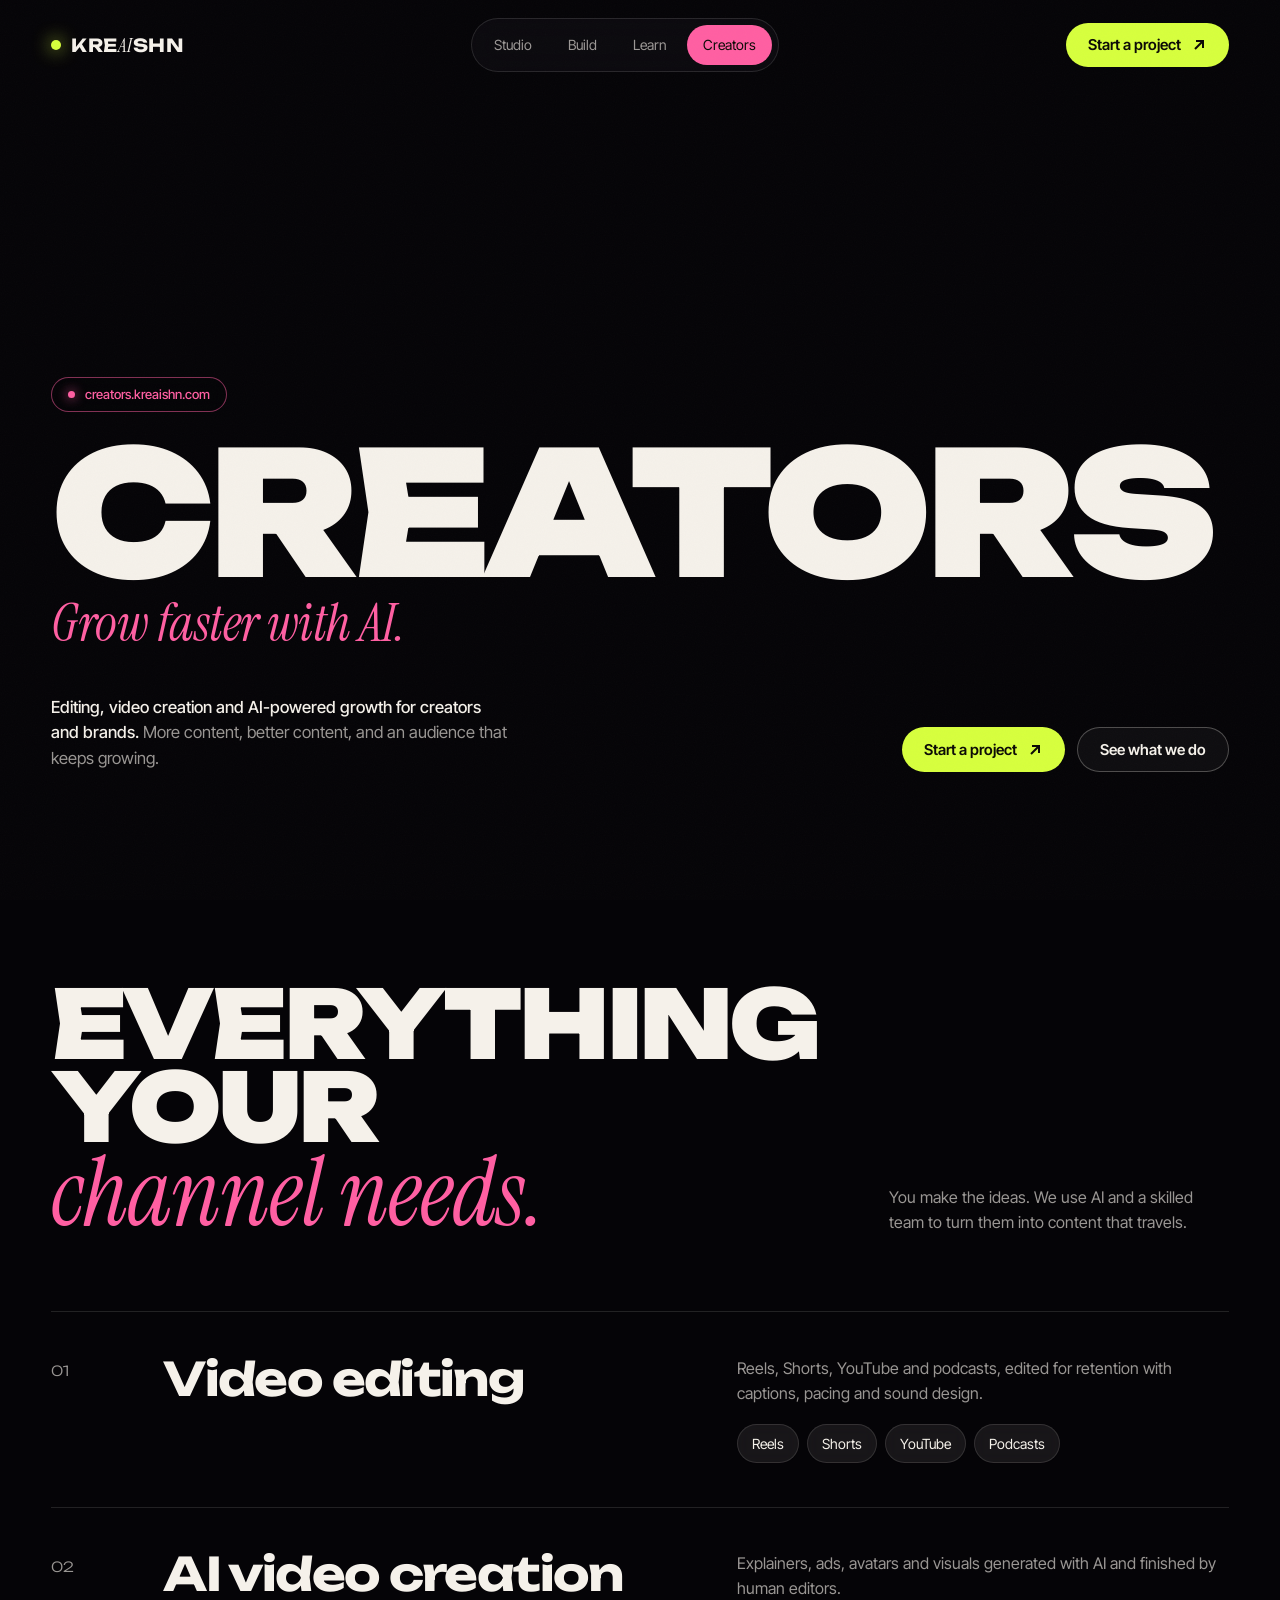
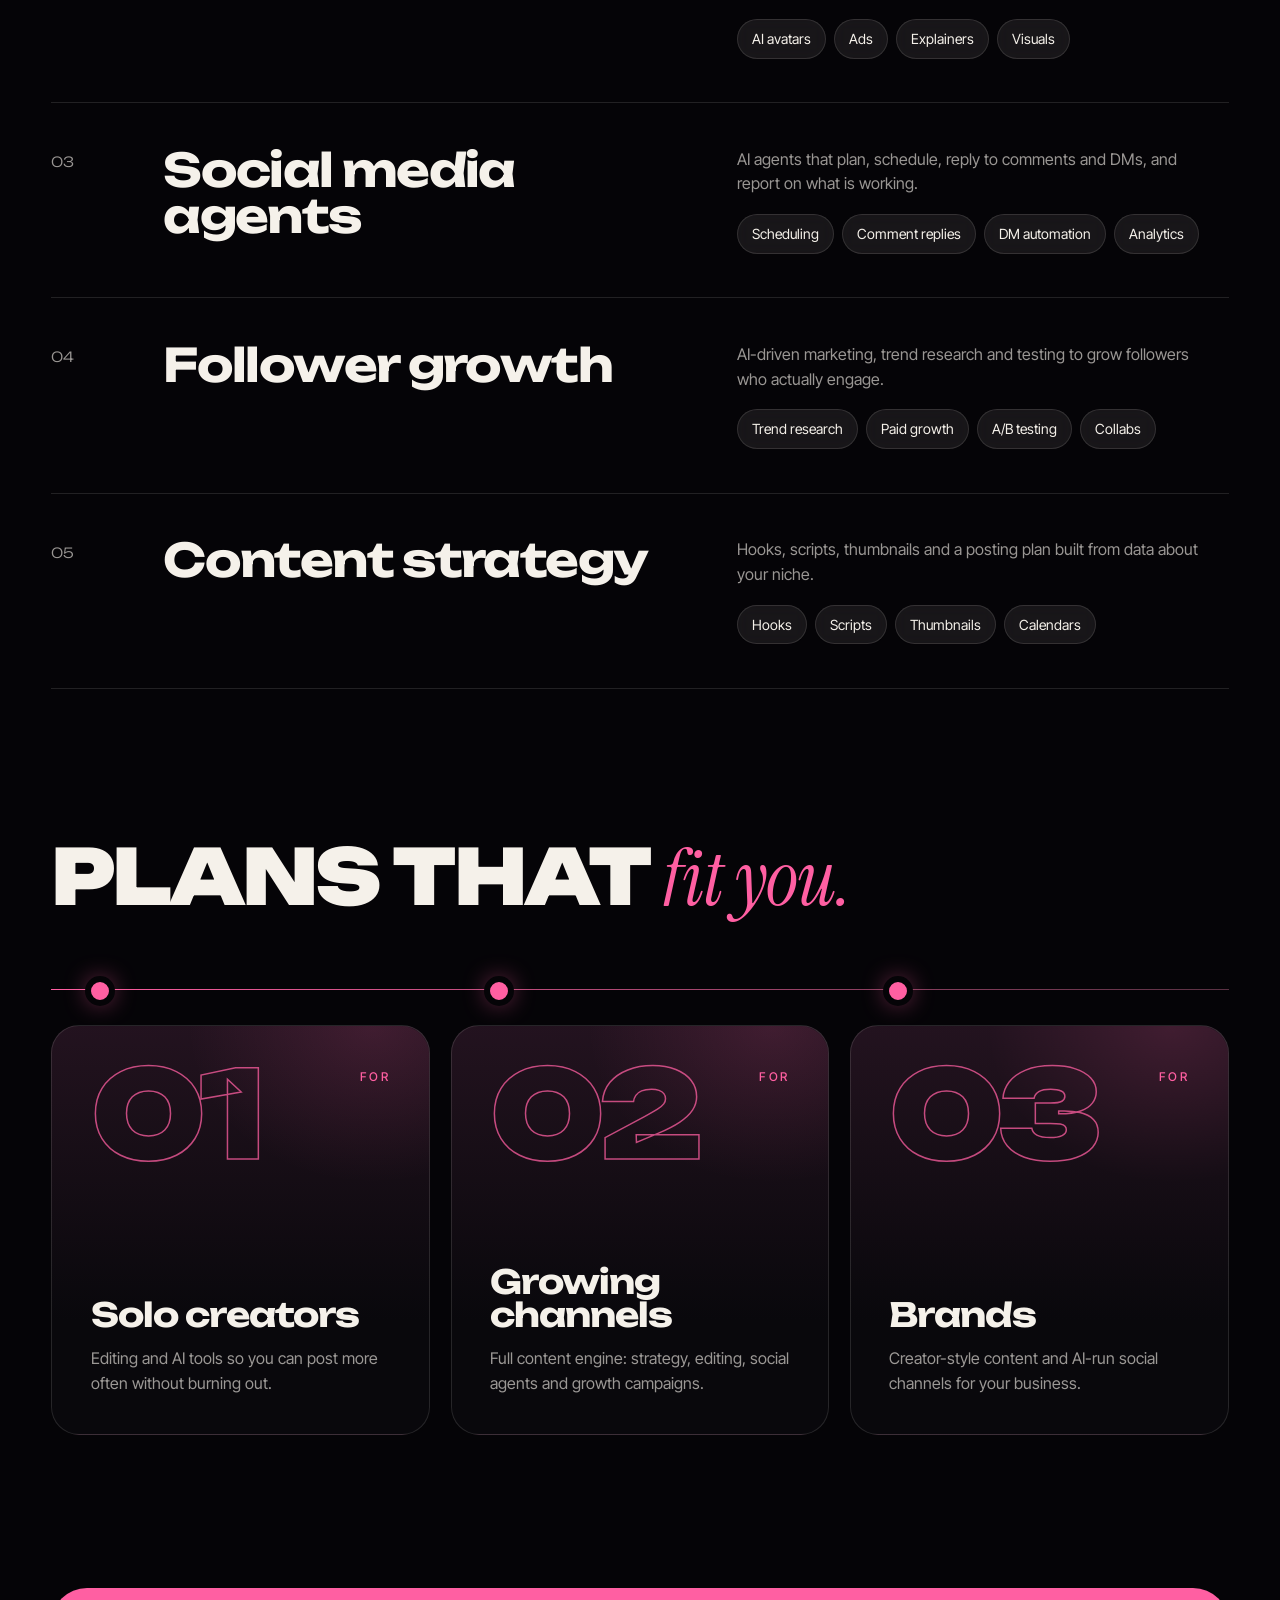
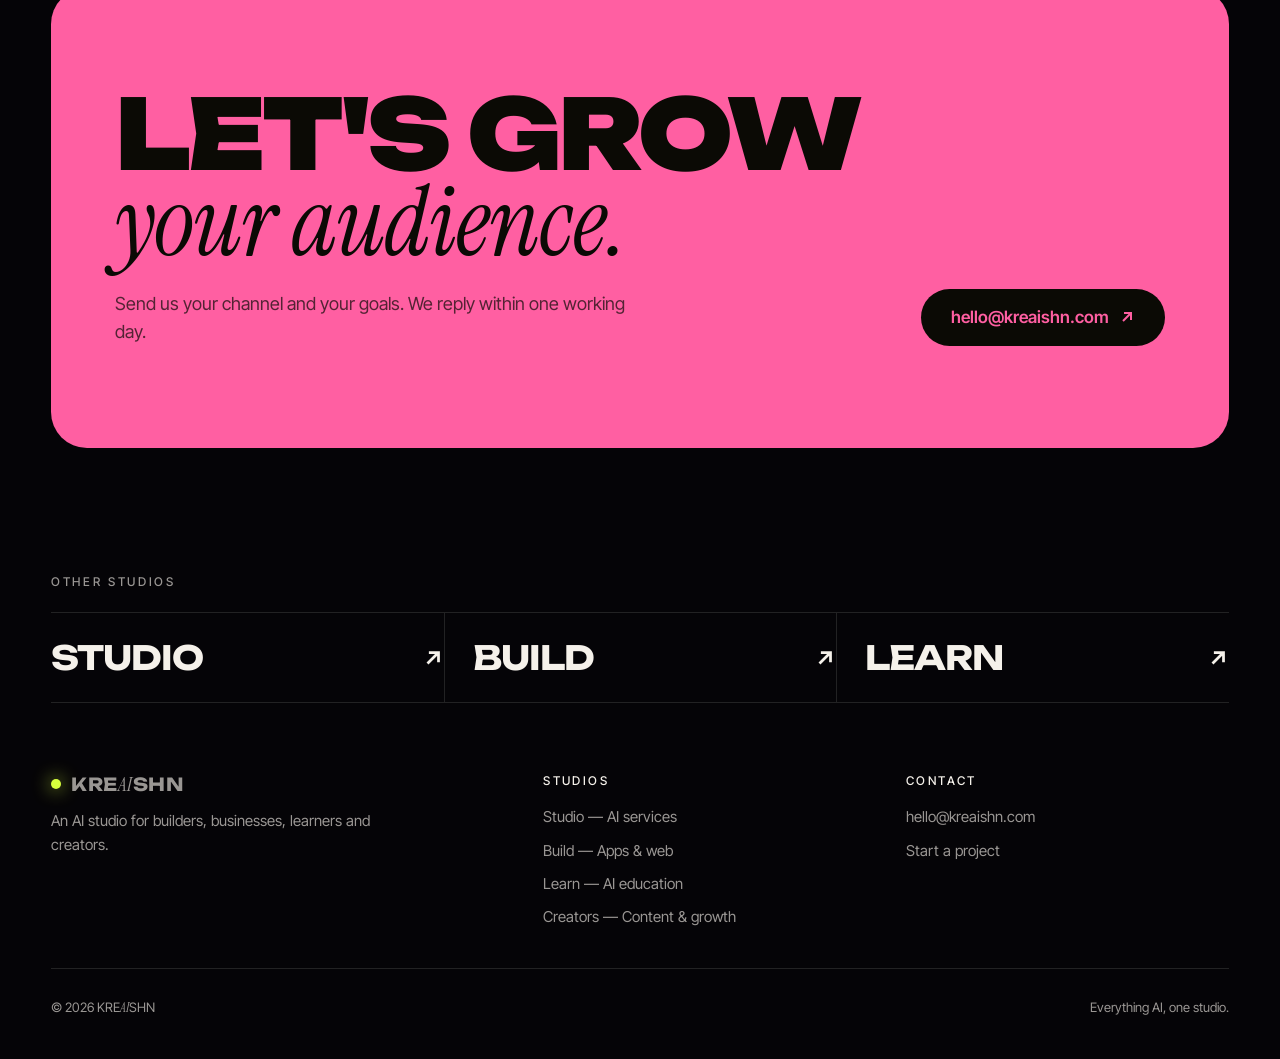
<file: creators.html>
<!doctype html>
<html lang="en">
<head>
<meta charset="utf-8">
<meta name="viewport" content="width=device-width, initial-scale=1">
<title>KREAISHN Creators — Content and growth</title>
<meta name="description" content="KREAISHN Creators: Grow faster with AI.">
<link rel="preconnect" href="https://fonts.googleapis.com">
<link rel="preconnect" href="https://fonts.gstatic.com" crossorigin>
<link href="https://fonts.googleapis.com/css2?family=Unbounded:wght@300;500;700;900&family=Inter+Tight:wght@400;500;600&family=Instrument+Serif:ital@1&display=swap" rel="stylesheet">
<link rel="stylesheet" href="styles.css">
</head>
<body style="--c:var(--creators)">

<header class="nav">
  <a href="index.html" class="logo" aria-label="KREAISHN home"><i></i><b>KRE<span class="serif">AI</span>SHN</b></a>
  <nav aria-label="Primary"><ul><li><a href="studio.html">Studio</a></li><li><a href="build.html">Build</a></li><li><a href="learn.html">Learn</a></li><li><a href="creators.html" aria-current="page">Creators</a></li></ul></nav>
  <a href="#contact" class="btn btn-accent">Start a project <svg viewBox="0 0 16 16" fill="none" stroke="currentColor" stroke-width="2" aria-hidden="true"><path d="M4 12 12 4M5 4h7v7"/></svg></a>
</header>

<main>
  <section class="page-hero">
    <video autoplay muted loop playsinline aria-hidden="true" src="https://d8j0ntlcm91z4.cloudfront.net/user_38xzZboKViGWJOttwIXH07lWA1P/hf_20260402_054547_9875cfc5-155a-4229-8ec8-b7ba7125cbf8.mp4"></video>
    <span class="crumb">creators.kreaishn.com</span>
    <h1 class="display"><span class="line"><span>Creators</span></span><span class="serif">Grow faster with AI.</span></h1>
    <div class="hero-foot">
      <p><b>Editing, video creation and AI-powered growth for creators and brands.</b> More content, better content, and an audience that keeps growing.</p>
      <div class="ctas">
        <a href="#contact" class="btn btn-accent">Start a project <svg viewBox="0 0 16 16" fill="none" stroke="currentColor" stroke-width="2" aria-hidden="true"><path d="M4 12 12 4M5 4h7v7"/></svg></a>
        <a href="#offers" class="btn btn-ghost">See what we do</a>
      </div>
    </div>
  </section>

  <section class="offers" id="offers">
    <div class="section-head reveal">
      <h2 class="display">Everything your<br><span class="serif">channel needs.</span></h2>
      <p>You make the ideas. We use AI and a skilled team to turn them into content that travels.</p>
    </div>
    <div class="rows">
      <div class="row reveal" data-video="https://d8j0ntlcm91z4.cloudfront.net/user_38xzZboKViGWJOttwIXH07lWA1P/hf_20260418_063509_7d167302-4fd4-480b-8260-18ab572333d4.mp4"><span class="num">01</span><h3>Video editing</h3><div><video class="row-media" data-src="https://d8j0ntlcm91z4.cloudfront.net/user_38xzZboKViGWJOttwIXH07lWA1P/hf_20260418_063509_7d167302-4fd4-480b-8260-18ab572333d4.mp4" muted loop playsinline aria-hidden="true"></video><p>Reels, Shorts, YouTube and podcasts, edited for retention with captions, pacing and sound design.</p><ul class="tags"><li>Reels</li><li>Shorts</li><li>YouTube</li><li>Podcasts</li></ul></div></div>
      <div class="row reveal" data-video="https://d8j0ntlcm91z4.cloudfront.net/user_38xzZboKViGWJOttwIXH07lWA1P/hf_20260405_074625_a81f018a-956b-43fb-9aee-4d1508e30e6a.mp4"><span class="num">02</span><h3>AI video creation</h3><div><video class="row-media" data-src="https://d8j0ntlcm91z4.cloudfront.net/user_38xzZboKViGWJOttwIXH07lWA1P/hf_20260405_074625_a81f018a-956b-43fb-9aee-4d1508e30e6a.mp4" muted loop playsinline aria-hidden="true"></video><p>Explainers, ads, avatars and visuals generated with AI and finished by human editors.</p><ul class="tags"><li>AI avatars</li><li>Ads</li><li>Explainers</li><li>Visuals</li></ul></div></div>
      <div class="row reveal" data-video="https://d8j0ntlcm91z4.cloudfront.net/user_38xzZboKViGWJOttwIXH07lWA1P/hf_20260516_122702_390f5305-8719-41d5-ae80-d23ab3796c28.mp4"><span class="num">03</span><h3>Social media agents</h3><div><video class="row-media" data-src="https://d8j0ntlcm91z4.cloudfront.net/user_38xzZboKViGWJOttwIXH07lWA1P/hf_20260516_122702_390f5305-8719-41d5-ae80-d23ab3796c28.mp4" muted loop playsinline aria-hidden="true"></video><p>AI agents that plan, schedule, reply to comments and DMs, and report on what is working.</p><ul class="tags"><li>Scheduling</li><li>Comment replies</li><li>DM automation</li><li>Analytics</li></ul></div></div>
      <div class="row reveal" data-video="https://d8j0ntlcm91z4.cloudfront.net/user_38xzZboKViGWJOttwIXH07lWA1P/hf_20260622_093722_ccfc7ebf-182f-419f-8a62-2dc02db7dd9d.mp4"><span class="num">04</span><h3>Follower growth</h3><div><video class="row-media" data-src="https://d8j0ntlcm91z4.cloudfront.net/user_38xzZboKViGWJOttwIXH07lWA1P/hf_20260622_093722_ccfc7ebf-182f-419f-8a62-2dc02db7dd9d.mp4" muted loop playsinline aria-hidden="true"></video><p>AI-driven marketing, trend research and testing to grow followers who actually engage.</p><ul class="tags"><li>Trend research</li><li>Paid growth</li><li>A/B testing</li><li>Collabs</li></ul></div></div>
      <div class="row reveal" data-video="https://d8j0ntlcm91z4.cloudfront.net/user_38xzZboKViGWJOttwIXH07lWA1P/hf_20260622_095750_32a52ce0-2005-45c9-9093-41f03fde9530.mp4"><span class="num">05</span><h3>Content strategy</h3><div><video class="row-media" data-src="https://d8j0ntlcm91z4.cloudfront.net/user_38xzZboKViGWJOttwIXH07lWA1P/hf_20260622_095750_32a52ce0-2005-45c9-9093-41f03fde9530.mp4" muted loop playsinline aria-hidden="true"></video><p>Hooks, scripts, thumbnails and a posting plan built from data about your niche.</p><ul class="tags"><li>Hooks</li><li>Scripts</li><li>Thumbnails</li><li>Calendars</li></ul></div></div>
    </div>
  </section>

  <section class="formats">
    <h2 class="display reveal">Plans that <span class="serif">fit you.</span></h2>
    <div class="timeline reveal"><span class="tl-line" aria-hidden="true"><i></i></span><article class="phase"><span class="dot" aria-hidden="true"></span><div class="phase-top"><span class="big" aria-hidden="true">01</span><span class="eyebrow">For</span></div><div><b>Solo creators</b><p>Editing and AI tools so you can post more often without burning out.</p></div></article><article class="phase"><span class="dot" aria-hidden="true"></span><div class="phase-top"><span class="big" aria-hidden="true">02</span><span class="eyebrow">For</span></div><div><b>Growing channels</b><p>Full content engine: strategy, editing, social agents and growth campaigns.</p></div></article><article class="phase"><span class="dot" aria-hidden="true"></span><div class="phase-top"><span class="big" aria-hidden="true">03</span><span class="eyebrow">For</span></div><div><b>Brands</b><p>Creator-style content and AI-run social channels for your business.</p></div></article></div>
  </section>

  <section class="cta accent reveal" id="contact">
    <div>
      <h2 class="display">Let's grow <span class="serif">your audience.</span></h2>
      <p>Send us your channel and your goals. We reply within one working day.</p>
    </div>
    <a href="mailto:hello@kreaishn.com?subject=Creators%20enquiry" class="btn">hello@kreaishn.com <svg viewBox="0 0 16 16" fill="none" stroke="currentColor" stroke-width="2" aria-hidden="true"><path d="M4 12 12 4M5 4h7v7"/></svg></a>
  </section>

  <section class="others">
    <h4 class="eyebrow">Other studios</h4>
    <div class="olinks"><a href="studio.html" style="--oc:var(--studio)">Studio<svg viewBox="0 0 16 16" fill="none" stroke="currentColor" stroke-width="2" aria-hidden="true"><path d="M4 12 12 4M5 4h7v7"/></svg></a><a href="build.html" style="--oc:var(--build)">Build<svg viewBox="0 0 16 16" fill="none" stroke="currentColor" stroke-width="2" aria-hidden="true"><path d="M4 12 12 4M5 4h7v7"/></svg></a><a href="learn.html" style="--oc:var(--learn)">Learn<svg viewBox="0 0 16 16" fill="none" stroke="currentColor" stroke-width="2" aria-hidden="true"><path d="M4 12 12 4M5 4h7v7"/></svg></a></div>
  </section>
</main>

<footer>
  <div><a href="index.html" class="logo"><i></i><b>KRE<span class="serif">AI</span>SHN</b></a><p style="margin-top:16px;max-width:320px">An AI studio for builders, businesses, learners and creators.</p></div>
  <div><h4>Studios</h4><ul>
    <li><a href="studio.html">Studio — AI services</a></li>
    <li><a href="build.html">Build — Apps &amp; web</a></li>
    <li><a href="learn.html">Learn — AI education</a></li>
    <li><a href="creators.html">Creators — Content &amp; growth</a></li>
  </ul></div>
  <div><h4>Contact</h4><ul>
    <li><a href="mailto:hello@kreaishn.com">hello@kreaishn.com</a></li>
    <li><a href="#contact">Start a project</a></li>
  </ul></div>
  <div class="legal"><span>© <span id="yr">2026</span> KRE<span class="serif">AI</span>SHN</span><span>Everything AI, one studio.</span></div>
</footer>

<script src="main.js"></script>
</body>
</html>
</file>
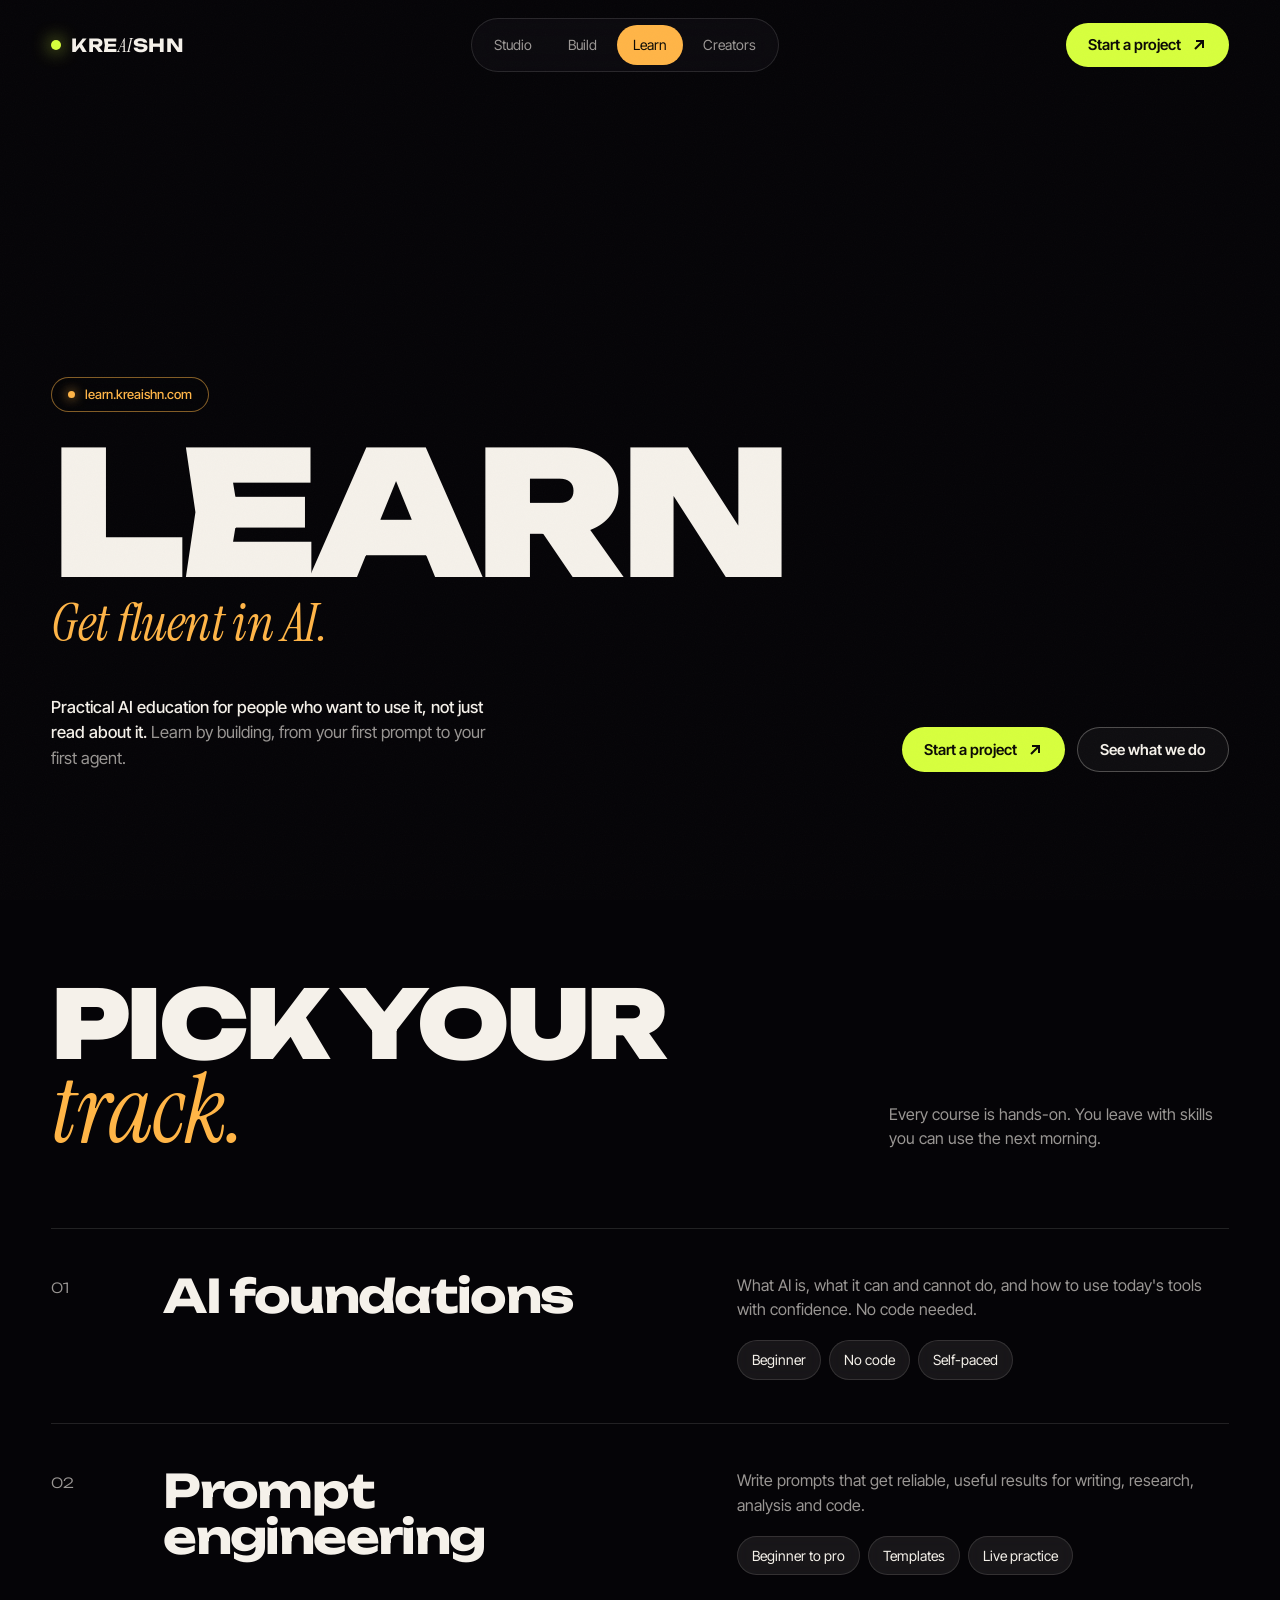
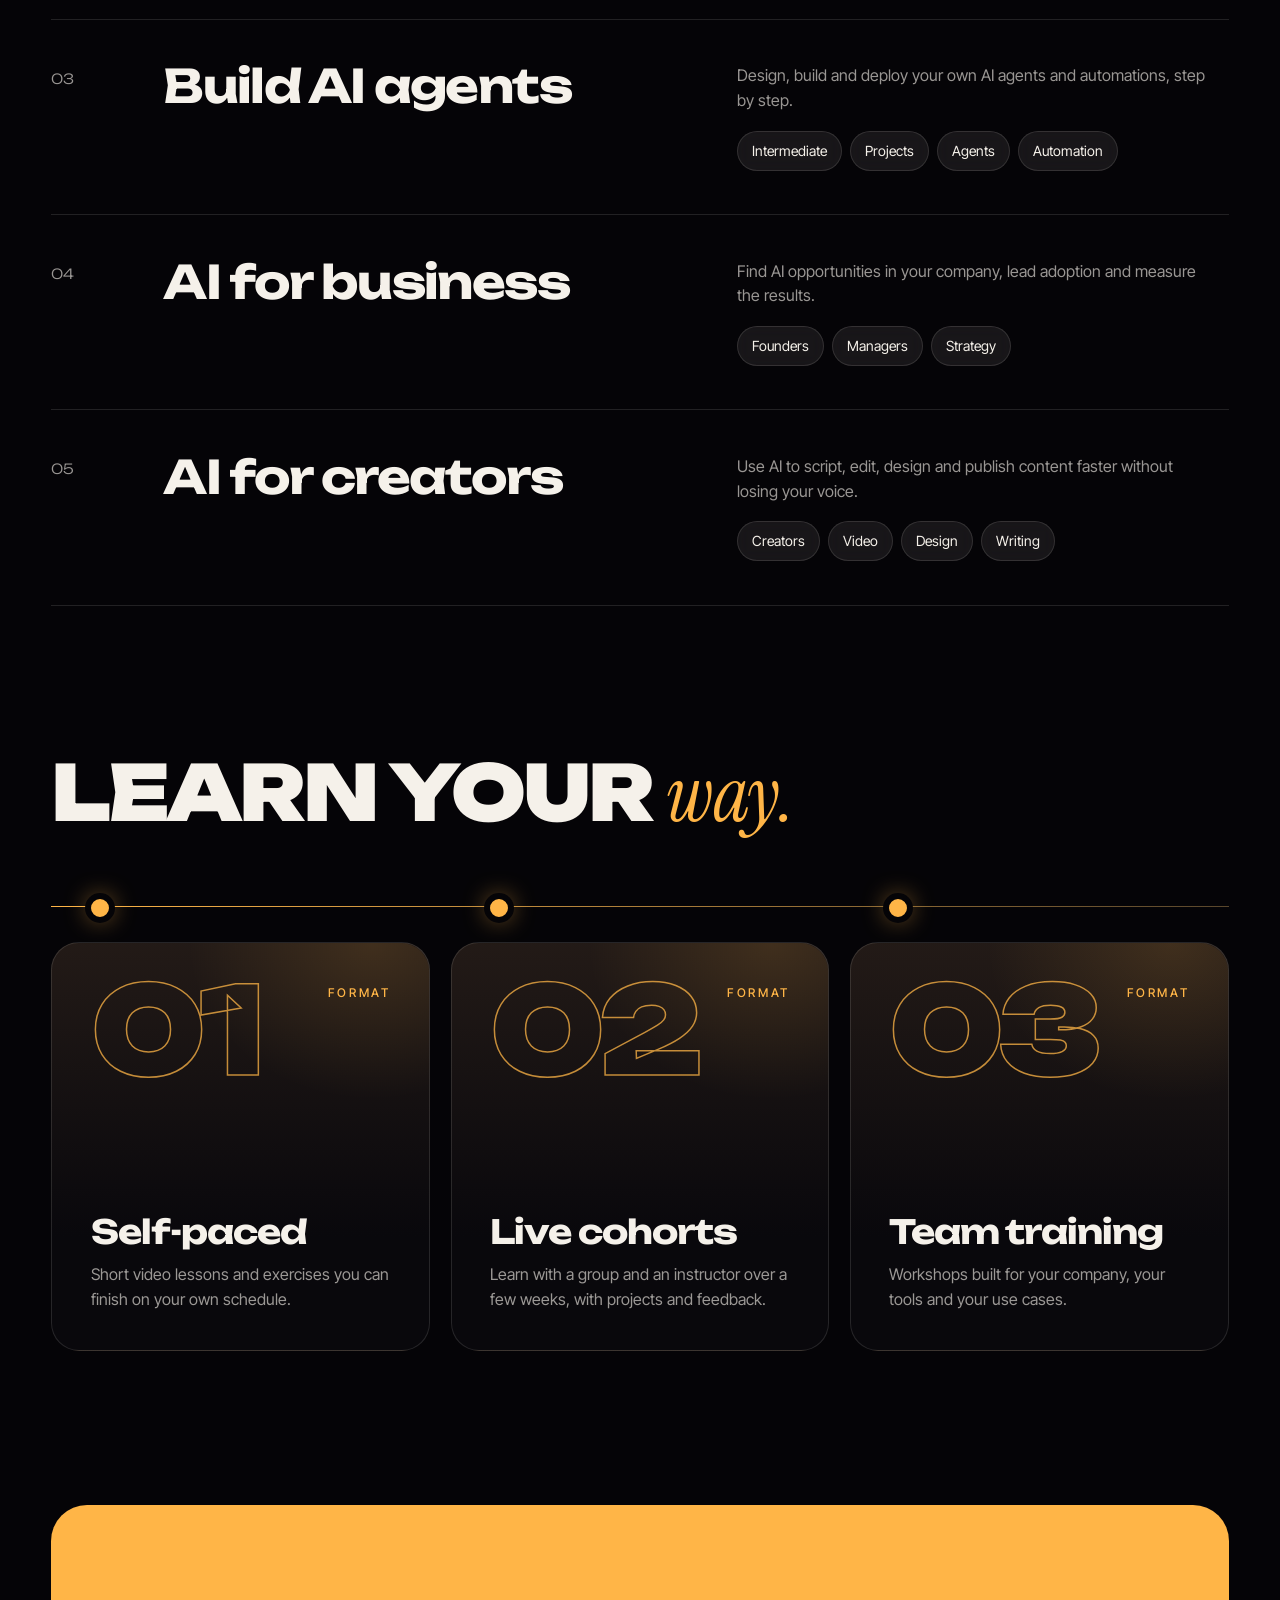
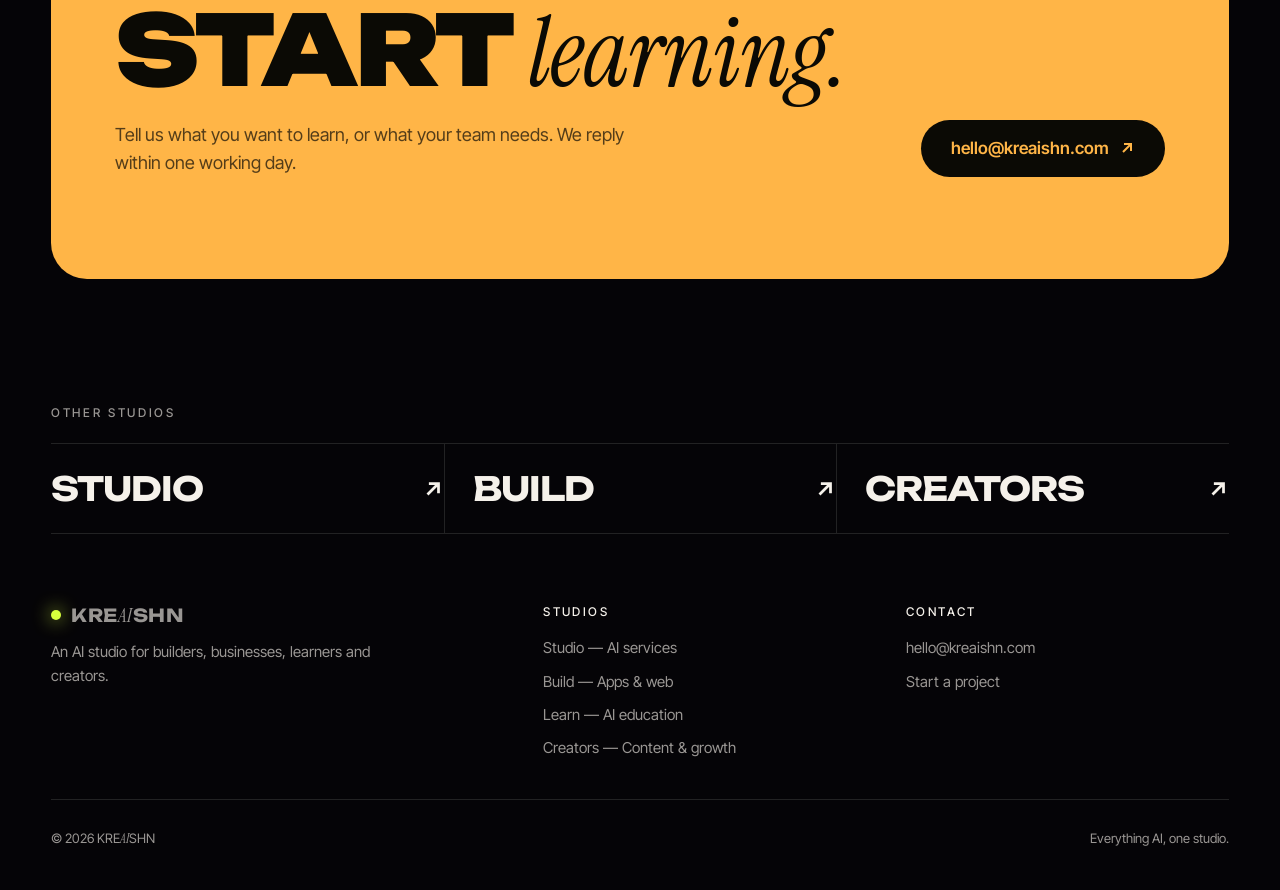
<file: learn.html>
<!doctype html>
<html lang="en">
<head>
<meta charset="utf-8">
<meta name="viewport" content="width=device-width, initial-scale=1">
<title>KREAISHN Learn — AI education</title>
<meta name="description" content="KREAISHN Learn: Get fluent in AI.">
<link rel="preconnect" href="https://fonts.googleapis.com">
<link rel="preconnect" href="https://fonts.gstatic.com" crossorigin>
<link href="https://fonts.googleapis.com/css2?family=Unbounded:wght@300;500;700;900&family=Inter+Tight:wght@400;500;600&family=Instrument+Serif:ital@1&display=swap" rel="stylesheet">
<link rel="stylesheet" href="styles.css">
</head>
<body style="--c:var(--learn)">

<header class="nav">
  <a href="index.html" class="logo" aria-label="KREAISHN home"><i></i><b>KRE<span class="serif">AI</span>SHN</b></a>
  <nav aria-label="Primary"><ul><li><a href="studio.html">Studio</a></li><li><a href="build.html">Build</a></li><li><a href="learn.html" aria-current="page">Learn</a></li><li><a href="creators.html">Creators</a></li></ul></nav>
  <a href="#contact" class="btn btn-accent">Start a project <svg viewBox="0 0 16 16" fill="none" stroke="currentColor" stroke-width="2" aria-hidden="true"><path d="M4 12 12 4M5 4h7v7"/></svg></a>
</header>

<main>
  <section class="page-hero">
    <video autoplay muted loop playsinline aria-hidden="true" src="https://d8j0ntlcm91z4.cloudfront.net/user_38xzZboKViGWJOttwIXH07lWA1P/hf_20260328_115001_bcdaa3b4-03de-47e7-ad63-ae3e392c32d4.mp4"></video>
    <span class="crumb">learn.kreaishn.com</span>
    <h1 class="display"><span class="line"><span>Learn</span></span><span class="serif">Get fluent in AI.</span></h1>
    <div class="hero-foot">
      <p><b>Practical AI education for people who want to use it, not just read about it.</b> Learn by building, from your first prompt to your first agent.</p>
      <div class="ctas">
        <a href="#contact" class="btn btn-accent">Start a project <svg viewBox="0 0 16 16" fill="none" stroke="currentColor" stroke-width="2" aria-hidden="true"><path d="M4 12 12 4M5 4h7v7"/></svg></a>
        <a href="#offers" class="btn btn-ghost">See what we do</a>
      </div>
    </div>
  </section>

  <section class="offers" id="offers">
    <div class="section-head reveal">
      <h2 class="display">Pick your<br><span class="serif">track.</span></h2>
      <p>Every course is hands-on. You leave with skills you can use the next morning.</p>
    </div>
    <div class="rows">
      <div class="row reveal" data-video="https://d8j0ntlcm91z4.cloudfront.net/user_38xzZboKViGWJOttwIXH07lWA1P/hf_20260808_112712_da9d53df-6d27-4b12-bdf6-aa9dc2622bdf.mp4"><span class="num">01</span><h3>AI foundations</h3><div><video class="row-media" data-src="https://d8j0ntlcm91z4.cloudfront.net/user_38xzZboKViGWJOttwIXH07lWA1P/hf_20260808_112712_da9d53df-6d27-4b12-bdf6-aa9dc2622bdf.mp4" muted loop playsinline aria-hidden="true"></video><p>What AI is, what it can and cannot do, and how to use today&#x27;s tools with confidence. No code needed.</p><ul class="tags"><li>Beginner</li><li>No code</li><li>Self-paced</li></ul></div></div>
      <div class="row reveal" data-video="https://d8j0ntlcm91z4.cloudfront.net/user_38xzZboKViGWJOttwIXH07lWA1P/hf_20260405_170732_8a9ccda6-5cff-4628-b164-059c500a2b41.mp4"><span class="num">02</span><h3>Prompt engineering</h3><div><video class="row-media" data-src="https://d8j0ntlcm91z4.cloudfront.net/user_38xzZboKViGWJOttwIXH07lWA1P/hf_20260405_170732_8a9ccda6-5cff-4628-b164-059c500a2b41.mp4" muted loop playsinline aria-hidden="true"></video><p>Write prompts that get reliable, useful results for writing, research, analysis and code.</p><ul class="tags"><li>Beginner to pro</li><li>Templates</li><li>Live practice</li></ul></div></div>
      <div class="row reveal" data-video="https://d8j0ntlcm91z4.cloudfront.net/user_38xzZboKViGWJOttwIXH07lWA1P/hf_20260325_120549_0cd82c36-56b3-4dd9-b190-069cfc3a623f.mp4"><span class="num">03</span><h3>Build AI agents</h3><div><video class="row-media" data-src="https://d8j0ntlcm91z4.cloudfront.net/user_38xzZboKViGWJOttwIXH07lWA1P/hf_20260325_120549_0cd82c36-56b3-4dd9-b190-069cfc3a623f.mp4" muted loop playsinline aria-hidden="true"></video><p>Design, build and deploy your own AI agents and automations, step by step.</p><ul class="tags"><li>Intermediate</li><li>Projects</li><li>Agents</li><li>Automation</li></ul></div></div>
      <div class="row reveal" data-video="https://d8j0ntlcm91z4.cloudfront.net/user_38xzZboKViGWJOttwIXH07lWA1P/hf_20260406_094145_4a271a6c-3869-4f1c-8aa7-aeb0cb227994.mp4"><span class="num">04</span><h3>AI for business</h3><div><video class="row-media" data-src="https://d8j0ntlcm91z4.cloudfront.net/user_38xzZboKViGWJOttwIXH07lWA1P/hf_20260406_094145_4a271a6c-3869-4f1c-8aa7-aeb0cb227994.mp4" muted loop playsinline aria-hidden="true"></video><p>Find AI opportunities in your company, lead adoption and measure the results.</p><ul class="tags"><li>Founders</li><li>Managers</li><li>Strategy</li></ul></div></div>
      <div class="row reveal" data-video="https://d8j0ntlcm91z4.cloudfront.net/user_38xzZboKViGWJOttwIXH07lWA1P/hf_20260324_151826_c7218672-6e92-402c-9e45-f1e0f454bdc4.mp4"><span class="num">05</span><h3>AI for creators</h3><div><video class="row-media" data-src="https://d8j0ntlcm91z4.cloudfront.net/user_38xzZboKViGWJOttwIXH07lWA1P/hf_20260324_151826_c7218672-6e92-402c-9e45-f1e0f454bdc4.mp4" muted loop playsinline aria-hidden="true"></video><p>Use AI to script, edit, design and publish content faster without losing your voice.</p><ul class="tags"><li>Creators</li><li>Video</li><li>Design</li><li>Writing</li></ul></div></div>
    </div>
  </section>

  <section class="formats">
    <h2 class="display reveal">Learn your <span class="serif">way.</span></h2>
    <div class="timeline reveal"><span class="tl-line" aria-hidden="true"><i></i></span><article class="phase"><span class="dot" aria-hidden="true"></span><div class="phase-top"><span class="big" aria-hidden="true">01</span><span class="eyebrow">Format</span></div><div><b>Self-paced</b><p>Short video lessons and exercises you can finish on your own schedule.</p></div></article><article class="phase"><span class="dot" aria-hidden="true"></span><div class="phase-top"><span class="big" aria-hidden="true">02</span><span class="eyebrow">Format</span></div><div><b>Live cohorts</b><p>Learn with a group and an instructor over a few weeks, with projects and feedback.</p></div></article><article class="phase"><span class="dot" aria-hidden="true"></span><div class="phase-top"><span class="big" aria-hidden="true">03</span><span class="eyebrow">Format</span></div><div><b>Team training</b><p>Workshops built for your company, your tools and your use cases.</p></div></article></div>
  </section>

  <section class="cta accent reveal" id="contact">
    <div>
      <h2 class="display">Start <span class="serif">learning.</span></h2>
      <p>Tell us what you want to learn, or what your team needs. We reply within one working day.</p>
    </div>
    <a href="mailto:hello@kreaishn.com?subject=Learn%20enquiry" class="btn">hello@kreaishn.com <svg viewBox="0 0 16 16" fill="none" stroke="currentColor" stroke-width="2" aria-hidden="true"><path d="M4 12 12 4M5 4h7v7"/></svg></a>
  </section>

  <section class="others">
    <h4 class="eyebrow">Other studios</h4>
    <div class="olinks"><a href="studio.html" style="--oc:var(--studio)">Studio<svg viewBox="0 0 16 16" fill="none" stroke="currentColor" stroke-width="2" aria-hidden="true"><path d="M4 12 12 4M5 4h7v7"/></svg></a><a href="build.html" style="--oc:var(--build)">Build<svg viewBox="0 0 16 16" fill="none" stroke="currentColor" stroke-width="2" aria-hidden="true"><path d="M4 12 12 4M5 4h7v7"/></svg></a><a href="creators.html" style="--oc:var(--creators)">Creators<svg viewBox="0 0 16 16" fill="none" stroke="currentColor" stroke-width="2" aria-hidden="true"><path d="M4 12 12 4M5 4h7v7"/></svg></a></div>
  </section>
</main>

<footer>
  <div><a href="index.html" class="logo"><i></i><b>KRE<span class="serif">AI</span>SHN</b></a><p style="margin-top:16px;max-width:320px">An AI studio for builders, businesses, learners and creators.</p></div>
  <div><h4>Studios</h4><ul>
    <li><a href="studio.html">Studio — AI services</a></li>
    <li><a href="build.html">Build — Apps &amp; web</a></li>
    <li><a href="learn.html">Learn — AI education</a></li>
    <li><a href="creators.html">Creators — Content &amp; growth</a></li>
  </ul></div>
  <div><h4>Contact</h4><ul>
    <li><a href="mailto:hello@kreaishn.com">hello@kreaishn.com</a></li>
    <li><a href="#contact">Start a project</a></li>
  </ul></div>
  <div class="legal"><span>© <span id="yr">2026</span> KRE<span class="serif">AI</span>SHN</span><span>Everything AI, one studio.</span></div>
</footer>

<script src="main.js"></script>
</body>
</html>
</file>
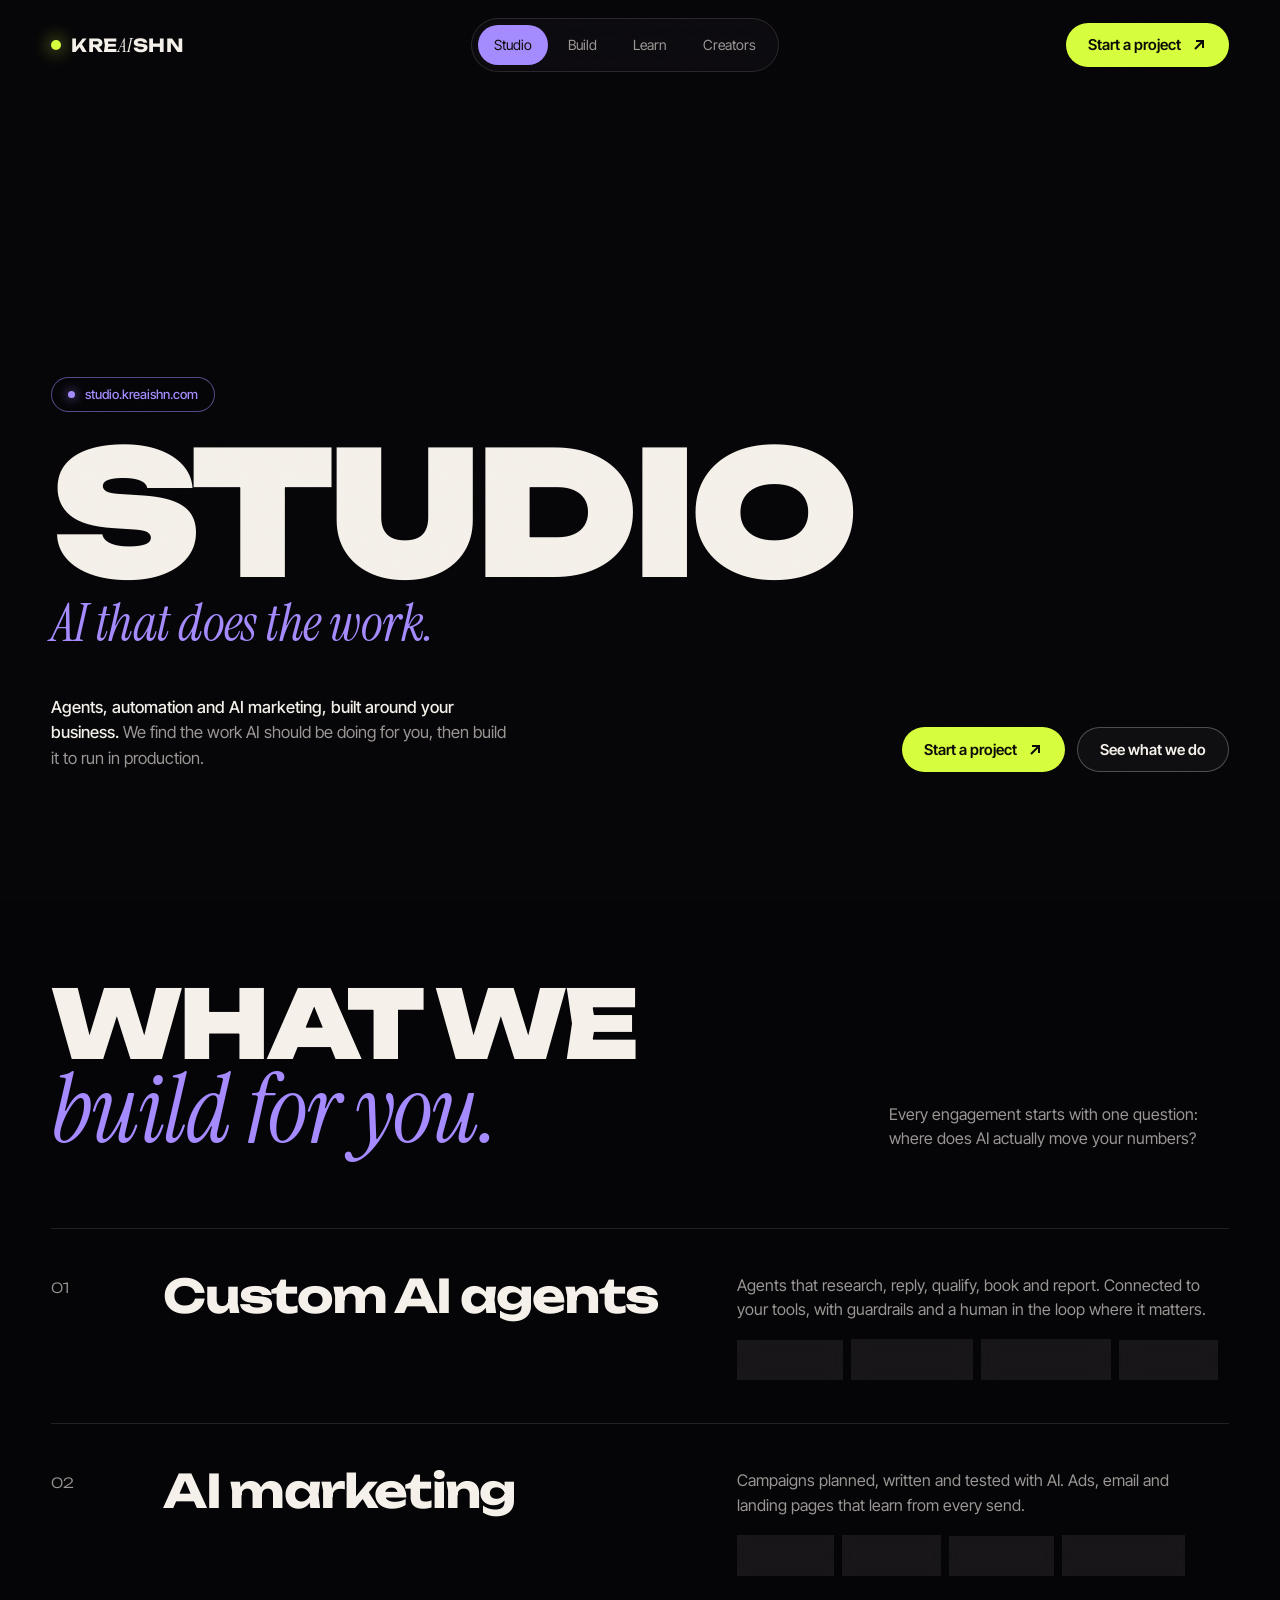
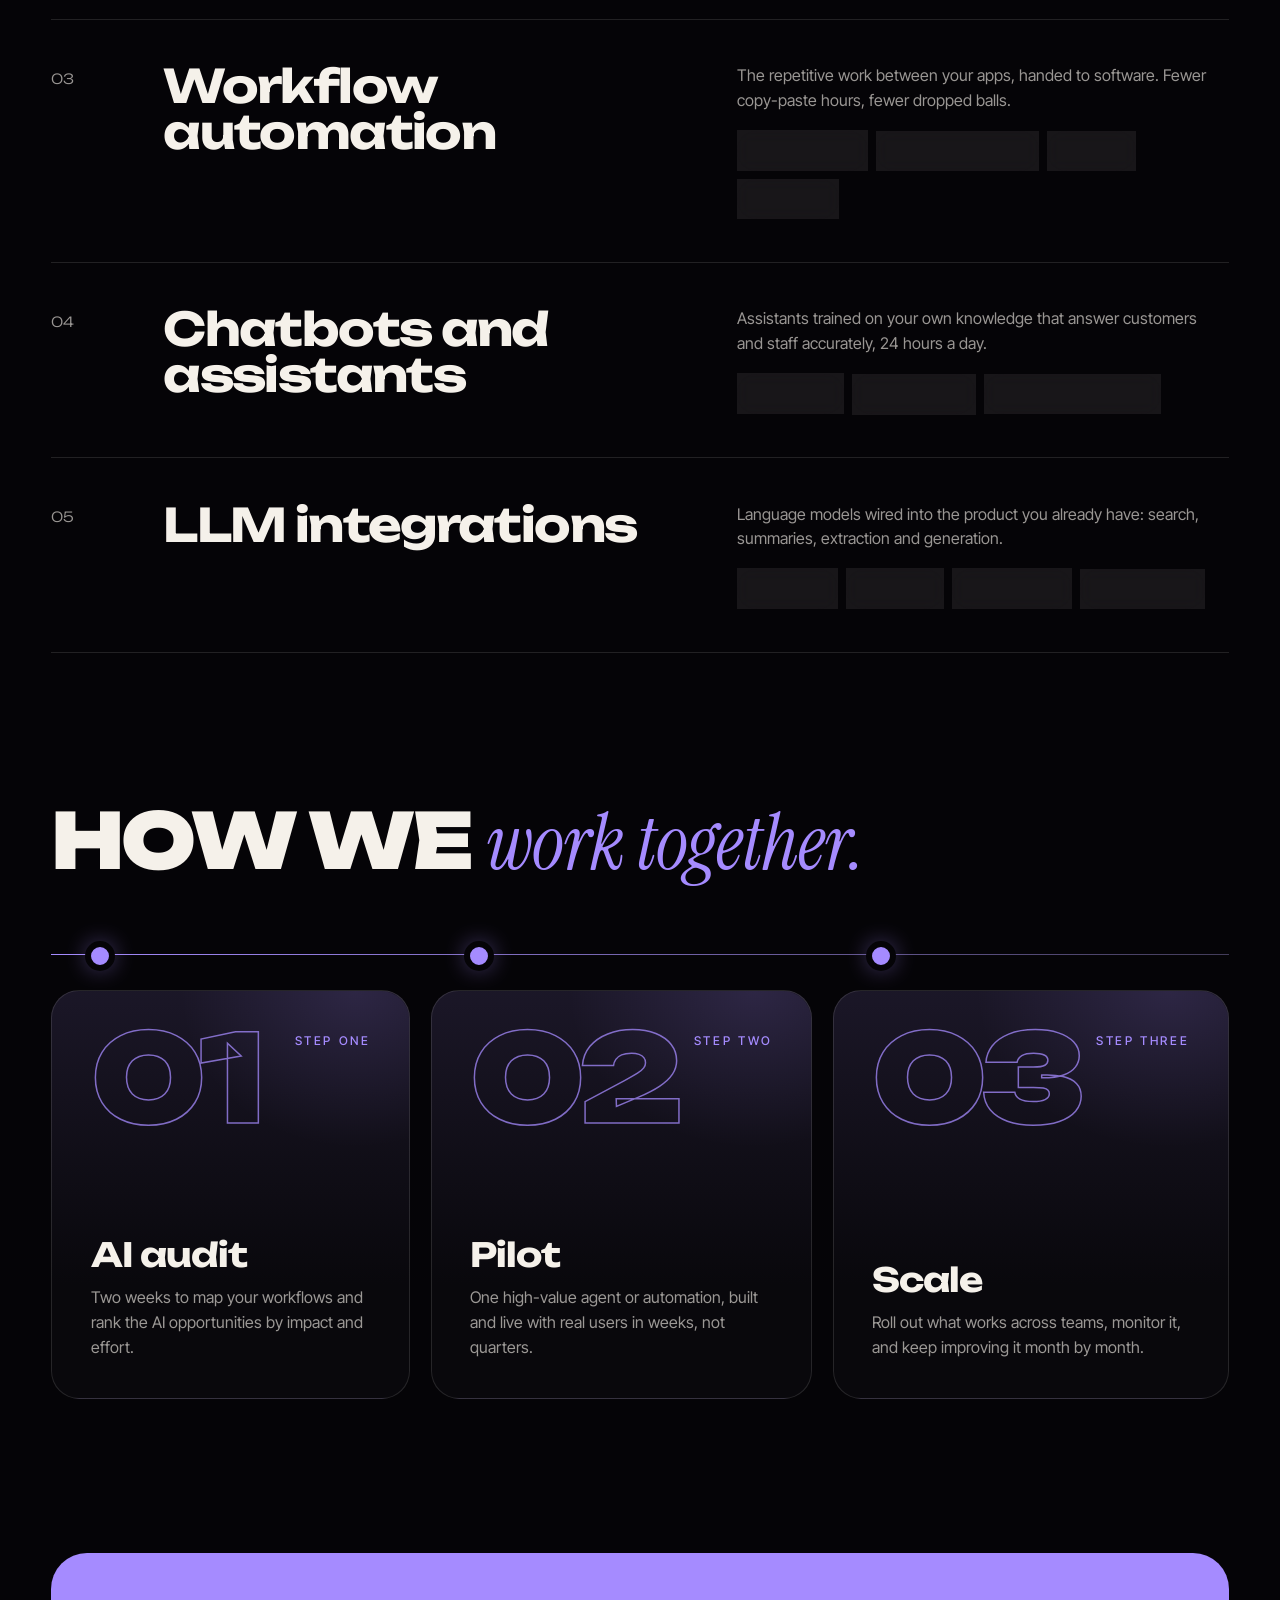
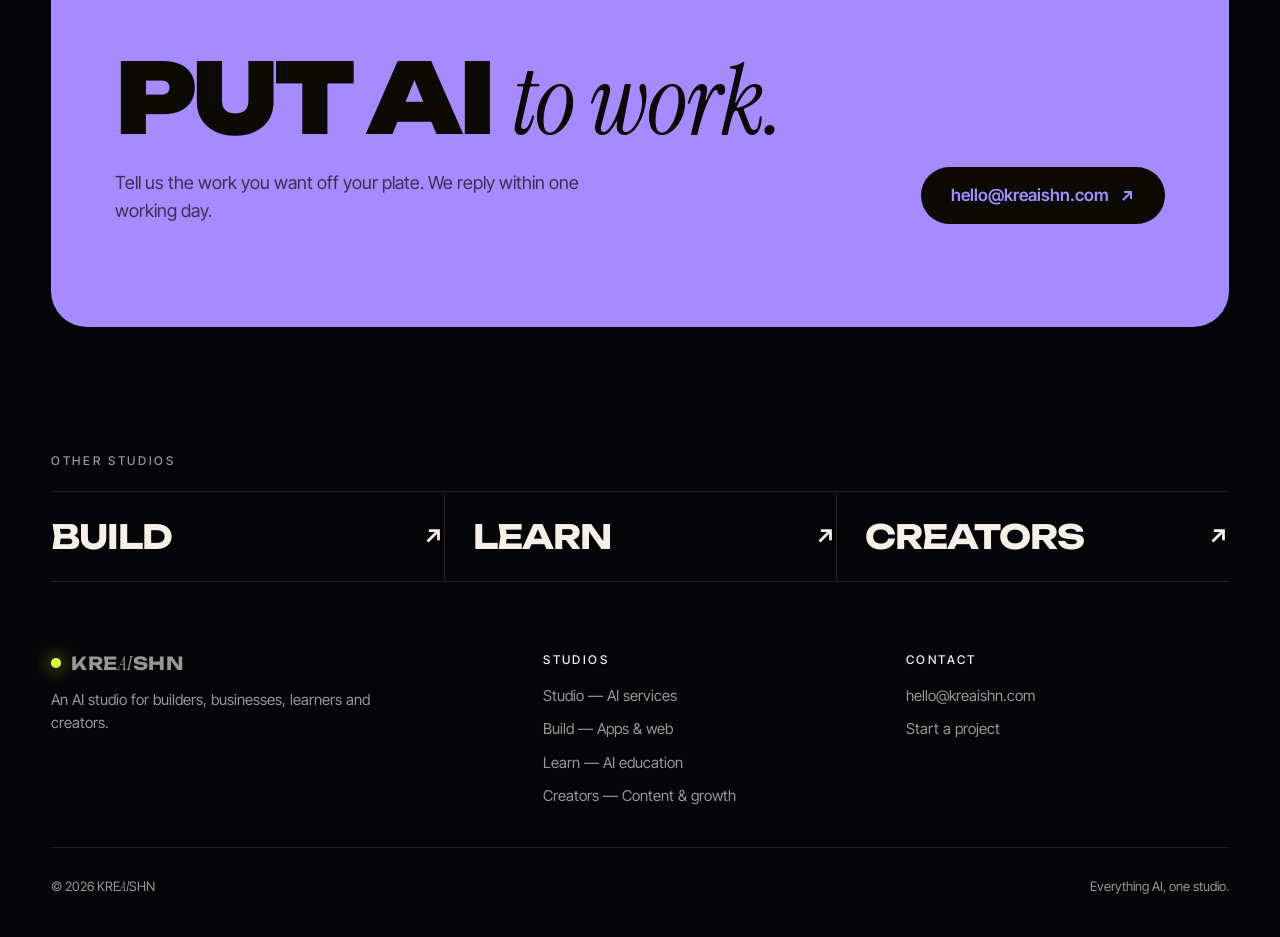
<file: studio.html>
<!doctype html>
<html lang="en">
<head>
<meta charset="utf-8">
<meta name="viewport" content="width=device-width, initial-scale=1">
<title>KREAISHN Studio — AI services</title>
<meta name="description" content="KREAISHN Studio: AI that does the work.">
<link rel="preconnect" href="https://fonts.googleapis.com">
<link rel="preconnect" href="https://fonts.gstatic.com" crossorigin>
<link href="https://fonts.googleapis.com/css2?family=Unbounded:wght@300;500;700;900&family=Inter+Tight:wght@400;500;600&family=Instrument+Serif:ital@1&display=swap" rel="stylesheet">
<link rel="stylesheet" href="styles.css">
</head>
<body style="--c:var(--studio)">

<header class="nav">
  <a href="index.html" class="logo" aria-label="KREAISHN home"><i></i><b>KRE<span class="serif">AI</span>SHN</b></a>
  <nav aria-label="Primary"><ul><li><a href="studio.html" aria-current="page">Studio</a></li><li><a href="build.html">Build</a></li><li><a href="learn.html">Learn</a></li><li><a href="creators.html">Creators</a></li></ul></nav>
  <a href="#contact" class="btn btn-accent">Start a project <svg viewBox="0 0 16 16" fill="none" stroke="currentColor" stroke-width="2" aria-hidden="true"><path d="M4 12 12 4M5 4h7v7"/></svg></a>
</header>

<main>
  <section class="page-hero">
    <video autoplay muted loop playsinline aria-hidden="true" src="https://d8j0ntlcm91z4.cloudfront.net/user_38xzZboKViGWJOttwIXH07lWA1P/hf_20260511_230229_7c9bc431-46cf-489a-948d-e8144d8eb5d4.mp4"></video>
    <span class="crumb">studio.kreaishn.com</span>
    <h1 class="display"><span class="line"><span>Studio</span></span><span class="serif">AI that does the work.</span></h1>
    <div class="hero-foot">
      <p><b>Agents, automation and AI marketing, built around your business.</b> We find the work AI should be doing for you, then build it to run in production.</p>
      <div class="ctas">
        <a href="#contact" class="btn btn-accent">Start a project <svg viewBox="0 0 16 16" fill="none" stroke="currentColor" stroke-width="2" aria-hidden="true"><path d="M4 12 12 4M5 4h7v7"/></svg></a>
        <a href="#offers" class="btn btn-ghost">See what we do</a>
      </div>
    </div>
  </section>

  <section class="offers" id="offers">
    <div class="section-head reveal">
      <h2 class="display">What we<br><span class="serif">build for you.</span></h2>
      <p>Every engagement starts with one question: where does AI actually move your numbers?</p>
    </div>
    <div class="rows">
      <div class="row reveal" data-video="https://d8j0ntlcm91z4.cloudfront.net/user_38xzZboKViGWJOttwIXH07lWA1P/hf_20260530_042513_df96a13b-6155-4f6e-8b93-c9dee66fba08.mp4"><span class="num">01</span><h3>Custom AI agents</h3><div><video class="row-media" data-src="https://d8j0ntlcm91z4.cloudfront.net/user_38xzZboKViGWJOttwIXH07lWA1P/hf_20260530_042513_df96a13b-6155-4f6e-8b93-c9dee66fba08.mp4" muted loop playsinline aria-hidden="true"></video><p>Agents that research, reply, qualify, book and report. Connected to your tools, with guardrails and a human in the loop where it matters.</p><ul class="tags"><li>Sales agents</li><li>Support agents</li><li>Research agents</li><li>Ops agents</li></ul></div></div>
      <div class="row reveal" data-video="https://d8j0ntlcm91z4.cloudfront.net/user_38xzZboKViGWJOttwIXH07lWA1P/hf_20260423_161253_c72b1869-400f-45ed-ac0c-52f68c2ed5bd.mp4"><span class="num">02</span><h3>AI marketing</h3><div><video class="row-media" data-src="https://d8j0ntlcm91z4.cloudfront.net/user_38xzZboKViGWJOttwIXH07lWA1P/hf_20260423_161253_c72b1869-400f-45ed-ac0c-52f68c2ed5bd.mp4" muted loop playsinline aria-hidden="true"></video><p>Campaigns planned, written and tested with AI. Ads, email and landing pages that learn from every send.</p><ul class="tags"><li>Ad creative</li><li>Email flows</li><li>SEO content</li><li>Personalisation</li></ul></div></div>
      <div class="row reveal" data-video="https://d8j0ntlcm91z4.cloudfront.net/user_38xzZboKViGWJOttwIXH07lWA1P/hf_20260729_102822_0e6c87e8-c141-4744-bf32-ad30db296371.mp4"><span class="num">03</span><h3>Workflow automation</h3><div><video class="row-media" data-src="https://d8j0ntlcm91z4.cloudfront.net/user_38xzZboKViGWJOttwIXH07lWA1P/hf_20260729_102822_0e6c87e8-c141-4744-bf32-ad30db296371.mp4" muted loop playsinline aria-hidden="true"></video><p>The repetitive work between your apps, handed to software. Fewer copy-paste hours, fewer dropped balls.</p><ul class="tags"><li>CRM automation</li><li>Document processing</li><li>Reporting</li><li>Integrations</li></ul></div></div>
      <div class="row reveal" data-video="https://d8j0ntlcm91z4.cloudfront.net/user_38xzZboKViGWJOttwIXH07lWA1P/hf_20260601_110537_3a579fa0-7bbc-4d94-9d25-0e816c7840f5.mp4"><span class="num">04</span><h3>Chatbots and assistants</h3><div><video class="row-media" data-src="https://d8j0ntlcm91z4.cloudfront.net/user_38xzZboKViGWJOttwIXH07lWA1P/hf_20260601_110537_3a579fa0-7bbc-4d94-9d25-0e816c7840f5.mp4" muted loop playsinline aria-hidden="true"></video><p>Assistants trained on your own knowledge that answer customers and staff accurately, 24 hours a day.</p><ul class="tags"><li>Website chat</li><li>WhatsApp bots</li><li>Internal knowledge base</li></ul></div></div>
      <div class="row reveal" data-video="https://d8j0ntlcm91z4.cloudfront.net/user_38xzZboKViGWJOttwIXH07lWA1P/hf_20260517_222138_3e3205be-3364-417b-a64a-bfe087acbec4.mp4"><span class="num">05</span><h3>LLM integrations</h3><div><video class="row-media" data-src="https://d8j0ntlcm91z4.cloudfront.net/user_38xzZboKViGWJOttwIXH07lWA1P/hf_20260517_222138_3e3205be-3364-417b-a64a-bfe087acbec4.mp4" muted loop playsinline aria-hidden="true"></video><p>Language models wired into the product you already have: search, summaries, extraction and generation.</p><ul class="tags"><li>RAG search</li><li>Summaries</li><li>Data extraction</li><li>Model selection</li></ul></div></div>
    </div>
  </section>

  <section class="formats">
    <h2 class="display reveal">How we <span class="serif">work together.</span></h2>
    <div class="timeline reveal"><span class="tl-line" aria-hidden="true"><i></i></span><article class="phase"><span class="dot" aria-hidden="true"></span><div class="phase-top"><span class="big" aria-hidden="true">01</span><span class="eyebrow">Step one</span></div><div><b>AI audit</b><p>Two weeks to map your workflows and rank the AI opportunities by impact and effort.</p></div></article><article class="phase"><span class="dot" aria-hidden="true"></span><div class="phase-top"><span class="big" aria-hidden="true">02</span><span class="eyebrow">Step two</span></div><div><b>Pilot</b><p>One high-value agent or automation, built and live with real users in weeks, not quarters.</p></div></article><article class="phase"><span class="dot" aria-hidden="true"></span><div class="phase-top"><span class="big" aria-hidden="true">03</span><span class="eyebrow">Step three</span></div><div><b>Scale</b><p>Roll out what works across teams, monitor it, and keep improving it month by month.</p></div></article></div>
  </section>

  <section class="cta accent reveal" id="contact">
    <div>
      <h2 class="display">Put AI <span class="serif">to work.</span></h2>
      <p>Tell us the work you want off your plate. We reply within one working day.</p>
    </div>
    <a href="mailto:hello@kreaishn.com?subject=Studio%20enquiry" class="btn">hello@kreaishn.com <svg viewBox="0 0 16 16" fill="none" stroke="currentColor" stroke-width="2" aria-hidden="true"><path d="M4 12 12 4M5 4h7v7"/></svg></a>
  </section>

  <section class="others">
    <h4 class="eyebrow">Other studios</h4>
    <div class="olinks"><a href="build.html" style="--oc:var(--build)">Build<svg viewBox="0 0 16 16" fill="none" stroke="currentColor" stroke-width="2" aria-hidden="true"><path d="M4 12 12 4M5 4h7v7"/></svg></a><a href="learn.html" style="--oc:var(--learn)">Learn<svg viewBox="0 0 16 16" fill="none" stroke="currentColor" stroke-width="2" aria-hidden="true"><path d="M4 12 12 4M5 4h7v7"/></svg></a><a href="creators.html" style="--oc:var(--creators)">Creators<svg viewBox="0 0 16 16" fill="none" stroke="currentColor" stroke-width="2" aria-hidden="true"><path d="M4 12 12 4M5 4h7v7"/></svg></a></div>
  </section>
</main>

<footer>
  <div><a href="index.html" class="logo"><i></i><b>KRE<span class="serif">AI</span>SHN</b></a><p style="margin-top:16px;max-width:320px">An AI studio for builders, businesses, learners and creators.</p></div>
  <div><h4>Studios</h4><ul>
    <li><a href="studio.html">Studio — AI services</a></li>
    <li><a href="build.html">Build — Apps &amp; web</a></li>
    <li><a href="learn.html">Learn — AI education</a></li>
    <li><a href="creators.html">Creators — Content &amp; growth</a></li>
  </ul></div>
  <div><h4>Contact</h4><ul>
    <li><a href="mailto:hello@kreaishn.com">hello@kreaishn.com</a></li>
    <li><a href="#contact">Start a project</a></li>
  </ul></div>
  <div class="legal"><span>© <span id="yr">2026</span> KRE<span class="serif">AI</span>SHN</span><span>Everything AI, one studio.</span></div>
</footer>

<script src="main.js"></script>
</body>
</html>
</file>
<file: styles.css>
html, body { background: #050407; }
:root {
  --bg: #050407;
  --ink: #F5F1EA;
  --mute: rgba(245, 241, 234, .62);
  --line: rgba(245, 241, 234, .12);
  --accent: #D7FF3D;
  --studio: #A58BFF;
  --build: #4D8BFF;
  --learn: #FFB547;
  --creators: #FF5FA2;
  /* hero AI gradient hues, sampled from the violet-pink dune video */
  --lilac: #D9A3FF;
  --lavender: #C3B4FF;
  --rose: #FF8FB8;
  --peach: #FFC2A8;
  --periwinkle: #8E9BFF;
  --ease: cubic-bezier(.22, 1, .36, 1);
  --pad: clamp(20px, 4vw, 56px);
}
*, *::before, *::after { box-sizing: border-box; margin: 0; padding: 0; }
body { color: var(--ink); font: 400 16px/1.55 "Inter Tight", system-ui, sans-serif; overflow-x: hidden; -webkit-font-smoothing: antialiased; }
a { color: inherit; text-decoration: none; }
:focus-visible { outline: 2px solid var(--accent); outline-offset: 4px; border-radius: 6px; }
.display { font-family: "Unbounded", sans-serif; font-weight: 900; letter-spacing: -.04em; line-height: .88; text-transform: uppercase; }
.serif { font-family: "Instrument Serif", serif; font-style: italic; font-weight: 400; text-transform: none; letter-spacing: -.01em; }
.eyebrow { font: 500 12px/1 "Inter Tight", sans-serif; letter-spacing: .22em; text-transform: uppercase; color: var(--mute); }

/* NAV */
.nav { position: fixed; inset: 18px var(--pad) auto; z-index: 50; display: flex; align-items: center; justify-content: space-between; gap: 16px; }
.logo { font: 900 18px/1 "Unbounded", sans-serif; letter-spacing: .02em; display: flex; align-items: center; gap: 10px; }
.logo i { width: 10px; height: 10px; border-radius: 50%; background: var(--accent); box-shadow: 0 0 18px var(--accent); }
.logo .serif, .wordmark .mask .serif { font: italic 400 1.03em/0 "Instrument Serif", serif; letter-spacing: 0; padding: 0 .05em; }
.nav ul { display: flex; gap: 4px; list-style: none; padding: 6px; border-radius: 999px; background: rgba(20, 18, 26, .45); border: 1px solid var(--line); backdrop-filter: blur(16px); -webkit-backdrop-filter: blur(16px); }
.nav ul a { display: block; padding: 9px 16px; border-radius: 999px; font-size: 14px; color: var(--mute); transition: color .3s, background .3s; }
.nav ul a:hover { color: var(--ink); background: rgba(245, 241, 234, .08); }
.btn { display: inline-flex; align-items: center; gap: 10px; padding: 14px 22px; border-radius: 999px; font: 600 15px/1 "Inter Tight", sans-serif; transition: transform .4s var(--ease), background .3s, color .3s; }
.btn svg { width: 16px; height: 16px; transition: transform .4s var(--ease); }
.btn:hover svg { transform: translate(3px, -3px); }
.btn-accent { background: var(--accent); color: #0B0A05; }
.btn-accent:hover { transform: translateY(-2px); }
.btn-ghost { border: 1px solid rgba(245, 241, 234, .28); background: rgba(245, 241, 234, .04); backdrop-filter: blur(10px); }
.btn-ghost:hover { background: rgba(245, 241, 234, .12); }

/* HERO */
.hero { position: relative; min-height: 100svh; display: flex; flex-direction: column; justify-content: flex-end; padding: 140px var(--pad) 40px; overflow: hidden; isolation: isolate; }
.hero video { position: absolute; inset: 0; width: 100%; height: 100%; object-fit: cover; z-index: -2; opacity: .9; }
.hero::before { content: ""; position: absolute; inset: 0; z-index: -1; background: linear-gradient(180deg, rgba(5, 4, 7, .55) 0%, rgba(5, 4, 7, 0) 30%, rgba(5, 4, 7, .2) 60%, #050407 100%); }
.hero h1 { font-size: clamp(34px, 10.6vw, 196px); }
.hero h1 .serif { font-size: .82em; color: var(--studio); display: inline-block; transform: translateY(-.02em); }
.line { display: block; overflow: hidden; padding-bottom: .04em; }
.line > span { display: inline-block; transform: translateY(105%); animation: rise 1.2s var(--ease) forwards; }
.line:nth-child(2) > span { animation-delay: .12s; }
@keyframes rise { to { transform: none; } }
.hero-foot { margin-top: clamp(28px, 4vw, 48px); display: grid; grid-template-columns: 1.1fr 1fr auto; gap: 32px; align-items: end; opacity: 0; animation: fade 1s .6s var(--ease) forwards; }
@keyframes fade { to { opacity: 1; } }
.hero-foot p { max-width: 460px; font-size: clamp(16px, 1.3vw, 19px); color: var(--mute); }
.hero-foot p b { color: var(--ink); font-weight: 500; }
.ctas { display: flex; gap: 12px; flex-wrap: wrap; }
.domains { display: flex; flex-direction: column; gap: 6px; font: 500 13px/1.3 "Inter Tight", sans-serif; color: var(--mute); text-align: right; }
.domains span::before { content: ""; display: inline-block; width: 7px; height: 7px; border-radius: 50%; margin-right: 8px; background: var(--c); }

/* MARQUEE */
.marquee { border-block: 1px solid var(--line); overflow: hidden; padding: 26px 0; }
.track { display: flex; gap: 48px; width: max-content; animation: scroll 40s linear infinite; }
.track span { font: 700 clamp(28px, 3.6vw, 52px)/1 "Unbounded", sans-serif; letter-spacing: -.03em; text-transform: uppercase; white-space: nowrap; display: flex; align-items: center; gap: 48px; }
.track span::after { content: "✦"; color: var(--accent); font-size: .5em; }
.track span:nth-child(even) { color: transparent; -webkit-text-stroke: 1px rgba(245, 241, 234, .5); }
@keyframes scroll { to { transform: translateX(-50%); } }

/* WORLDS */
.worlds { padding: clamp(96px, 12vw, 180px) var(--pad); }
.section-head { display: grid; grid-template-columns: 1fr auto; gap: 32px; align-items: end; margin-bottom: clamp(48px, 6vw, 88px); }
.section-head h2 { font-size: clamp(44px, 7.4vw, 128px); }
.section-head h2 .serif { color: var(--accent); }
.section-head p { max-width: 340px; color: var(--mute); }
/* dealt deck: each card pins, the next slides over it, and the ones beneath shrink, dim and fan out (main.js) */
.stack { position: relative; }
.stack-hold { height: 40vh; } /* a real spacer (sticky cards cannot travel into padding) so the finished deck holds on screen for a beat */
.stack-slot { position: sticky; top: 0; height: 92vh; display: flex; justify-content: center; align-items: flex-start; padding-top: clamp(84px, 12vh, 120px); }
.stack .card { width: min(1120px, 100%); min-height: 0; height: clamp(440px, 70vh, 700px); top: calc(var(--i) * 24px); transform-origin: 50% 0; will-change: transform; box-shadow: 0 50px 90px -40px rgba(0, 0, 0, .9); }
.card::before { content: ""; position: absolute; inset: 0; z-index: 1; border-radius: inherit; background: #050407; opacity: var(--dim, 0); pointer-events: none; }
.card { --c: var(--studio); position: relative; min-height: clamp(520px, 52vw, 720px); border-radius: 28px; overflow: hidden; isolation: isolate; padding: clamp(24px, 2.6vw, 40px); display: flex; flex-direction: column; justify-content: space-between; border: 1px solid var(--line); background: #0D0B12; transition: transform .7s var(--ease), border-color .5s; }
.card:hover { border-color: color-mix(in srgb, var(--c) 60%, transparent); }
/* taller than the card so the scroll parallax (translate) never shows an edge */
.card video { position: absolute; left: 0; top: -8%; width: 100%; height: 116%; object-fit: cover; z-index: -2; opacity: .75; transform: scale(1.04); transition: opacity .7s, transform 1.4s var(--ease); }
.card:hover video { opacity: 1; transform: scale(1); }
.card::after { content: ""; position: absolute; inset: 0; z-index: -1; background: linear-gradient(180deg, rgba(5, 4, 7, .7) 0%, rgba(5, 4, 7, .1) 38%, rgba(5, 4, 7, .55) 62%, rgba(5, 4, 7, .96) 100%); }
.card-top { display: flex; justify-content: space-between; align-items: flex-start; gap: 16px; }
.num { font: 300 14px/1 "Unbounded", sans-serif; color: var(--mute); }
.sub { font: 500 13px/1 "Inter Tight", sans-serif; padding: 9px 14px; border-radius: 999px; background: rgba(5, 4, 7, .5); backdrop-filter: blur(10px); border: 1px solid color-mix(in srgb, var(--c) 45%, transparent); color: var(--c); white-space: nowrap; }
.card h3 { font-size: clamp(38px, 5.4vw, 92px); }
.card h3 em { display: block; font-size: .42em; margin-top: .3em; color: var(--c); }
.tags { display: flex; flex-wrap: wrap; gap: 8px; margin-top: 22px; list-style: none; }
.tags li { font-size: 14px; padding: 8px 14px; border-radius: 999px; background: rgba(245, 241, 234, .08); border: 1px solid var(--line); backdrop-filter: blur(8px); }
.go { position: absolute; right: clamp(24px, 2.6vw, 40px); bottom: clamp(24px, 2.6vw, 40px); width: 56px; height: 56px; border-radius: 50%; display: grid; place-items: center; background: var(--c); color: #0B0A05; transition: transform .5s var(--ease); }
.go svg { width: 20px; height: 20px; }
.card:hover .go { transform: rotate(45deg) scale(1.08); }
.card-body { padding-right: 72px; }

/* WORDMARK (signature): video shows through the letters */
.wordmark { position: relative; overflow: hidden; isolation: isolate; }
.wordmark video { position: absolute; inset: 0; width: 100%; height: 100%; object-fit: cover; object-position: center 35%; z-index: -1; }
.wordmark .mask { background: var(--bg); mix-blend-mode: multiply; padding: 2vw 0 1vw; }
.wordmark .mask > span { display: block; text-align: center; color: #fff; font: 900 14vw/.8 "Unbounded", sans-serif; letter-spacing: -.05em; white-space: nowrap; }

/* HOW */
.how { padding: clamp(96px, 12vw, 180px) var(--pad); }
.how h2 { font-size: clamp(40px, 6.4vw, 112px); max-width: 14ch; }
.how h2 .serif { color: var(--creators); }
.steps { display: grid; grid-template-columns: repeat(4, 1fr); margin-top: clamp(56px, 7vw, 100px); border-top: 1px solid var(--line); }
.step { padding: 32px 28px 0 0; }
.step + .step { padding-left: 28px; border-left: 1px solid var(--line); }
.step b { font: 700 clamp(24px, 2.2vw, 34px)/1 "Unbounded", sans-serif; letter-spacing: -.03em; display: block; margin: 18px 0 12px; }
.step p { color: var(--mute); max-width: 300px; }

/* CTA */
.cta { margin: 0 var(--pad); border-radius: 36px; padding: clamp(56px, 8vw, 120px) clamp(24px, 5vw, 80px); background: var(--accent); color: #0B0A05; display: grid; grid-template-columns: 1fr auto; gap: 40px; align-items: end; }
.cta h2 { font-size: clamp(44px, 7.6vw, 136px); }
.cta h2 .serif { color: #0B0A05; }
.cta .btn { background: #0B0A05; color: var(--accent); padding: 20px 30px; font-size: 17px; }
.cta p { margin-top: 24px; max-width: 520px; font-size: 18px; color: rgba(11, 10, 5, .7); }

footer { padding: 72px var(--pad) 40px; display: grid; grid-template-columns: 1.4fr repeat(2, 1fr); gap: 40px; color: var(--mute); font-size: 15px; }
footer h4 { color: var(--ink); font: 500 12px/1 "Inter Tight", sans-serif; letter-spacing: .2em; text-transform: uppercase; margin-bottom: 18px; }
footer ul { list-style: none; display: grid; gap: 10px; }
footer a:hover { color: var(--ink); }
.legal { grid-column: 1 / -1; display: flex; justify-content: space-between; padding-top: 28px; border-top: 1px solid var(--line); font-size: 13px; }

/* reveal on scroll */
.reveal { opacity: 0; transform: translateY(40px); transition: opacity 1s var(--ease), transform 1.1s var(--ease); }
.reveal.in { opacity: 1; transform: none; }

@media (max-width: 960px) {
  .nav ul { display: none; }
  .hero-foot { grid-template-columns: 1fr; }
  .domains { text-align: left; }
  .section-head, .cta { grid-template-columns: 1fr; }
  .steps { grid-template-columns: 1fr 1fr; }
  .step:nth-child(3) { padding-left: 0; border-left: 0; }
  footer { grid-template-columns: 1fr 1fr; }
  footer > div:first-child { grid-column: 1 / -1; }
}
@media (max-width: 560px) {
  .nav .btn { padding: 11px 16px; font-size: 14px; }
  .steps { grid-template-columns: 1fr; }
  .step + .step { padding-left: 0; border-left: 0; border-top: 1px solid var(--line); margin-top: 32px; }
  .card { border-radius: 22px; }
  .stack .card { height: 68svh; top: calc(var(--i) * 14px); }
  .legal { flex-direction: column; gap: 8px; }
}
@media (prefers-reduced-motion: reduce) {
  *, *::before, *::after { animation-duration: .01ms !important; animation-iteration-count: 1 !important; transition-duration: .01ms !important; }
  .line > span { transform: none; }
  .hero-foot, .reveal { opacity: 1; transform: none; }
}

/* ===== INNER PAGES (body sets --c to the studio accent) ===== */
.nav ul a[aria-current="page"] { color: #0B0A05; background: var(--c); }
.page-hero { position: relative; min-height: 92svh; display: flex; flex-direction: column; justify-content: flex-end; padding: 150px var(--pad) 56px; overflow: hidden; isolation: isolate; }
.page-hero video { position: absolute; inset: 0; width: 100%; height: 100%; object-fit: cover; z-index: -2; }
.page-hero::after { content: ""; position: absolute; inset: 0; z-index: -1; background: linear-gradient(90deg, rgba(5, 4, 7, .7) 0%, rgba(5, 4, 7, .35) 40%, transparent 65%), linear-gradient(180deg, rgba(5, 4, 7, .6) 0%, rgba(5, 4, 7, .05) 35%, rgba(5, 4, 7, .45) 65%, #050407 100%); } /* left shade keeps the title readable on light footage */
.crumb { display: inline-flex; align-items: center; gap: 10px; margin-bottom: 24px; font: 500 13px/1 "Inter Tight", sans-serif; padding: 10px 16px; border-radius: 999px; background: rgba(5, 4, 7, .5); backdrop-filter: blur(10px); border: 1px solid color-mix(in srgb, var(--c) 50%, transparent); color: var(--c); align-self: flex-start; }
.crumb::before { content: ""; width: 7px; height: 7px; border-radius: 50%; background: var(--c); box-shadow: 0 0 12px var(--c); }
.page-hero h1 { font-size: clamp(44px, 13.5vw, 240px); }
.page-hero h1 .serif { display: block; font-size: max(.3em, 28px); color: var(--c); margin-top: .12em; }
.page-hero .hero-foot { grid-template-columns: 1fr auto; }

.offers { padding: clamp(96px, 12vw, 180px) var(--pad); }
.offers .section-head h2 .serif { color: var(--c); }
.rows { border-top: 1px solid var(--line); }
.row { display: grid; grid-template-columns: 80px 1.1fr 1fr; gap: 32px; align-items: start; padding: clamp(28px, 3.4vw, 48px) 0; border-bottom: 1px solid var(--line); position: relative; }
.row::before { content: ""; position: absolute; left: 0; bottom: -1px; height: 1px; width: 0; background: var(--c); transition: width .9s var(--ease); }
.row:hover::before { width: 100%; }
.row .num { padding-top: .6em; }
.row h3 { font: 700 clamp(28px, 3.6vw, 60px)/1 "Unbounded", sans-serif; letter-spacing: -.035em; transition: color .4s, transform .6s var(--ease); }
.row:hover h3 { color: var(--c); transform: translateX(8px); }
.row p { color: var(--mute); font-size: clamp(16px, 1.2vw, 18px); max-width: 480px; }
.row .tags { margin-top: 18px; }

.formats { padding: 0 var(--pad) clamp(96px, 12vw, 180px); }
.formats h2 { font-size: clamp(40px, 6vw, 104px); margin-bottom: clamp(40px, 5vw, 72px); }
.formats h2 .serif { color: var(--c); }
/* Phases: timeline with a line that draws in, dots that light up, outline numbers */
.timeline.reveal { opacity: 1; transform: none; }
.timeline { position: relative; display: grid; grid-template-columns: repeat(3, 1fr); gap: clamp(14px, 1.6vw, 24px); padding-top: 48px; }
.tl-line { position: absolute; left: 0; right: 0; top: 12px; height: 1px; background: var(--line); }
.tl-line i { position: absolute; inset: 0; background: linear-gradient(90deg, var(--c), color-mix(in srgb, var(--c) 25%, transparent)); transform: scaleX(0); transform-origin: left; transition: transform 1.8s var(--ease) .2s; }
.timeline.in .tl-line i { transform: scaleX(1); }
.phase { position: relative; min-height: clamp(380px, 32vw, 460px); padding: clamp(28px, 3vw, 44px); border-radius: 28px; display: flex; flex-direction: column; justify-content: space-between; gap: 40px; background: linear-gradient(180deg, color-mix(in srgb, var(--c) 9%, #0D0B12), #09080C 72%); border: 1px solid var(--line); opacity: 0; transform: translateY(50px); transition: opacity .9s var(--ease), transform 1.1s var(--ease), border-color .5s; }
.phase::before { content: ""; position: absolute; inset: 0; border-radius: inherit; pointer-events: none; background: radial-gradient(70% 55% at 85% 0%, color-mix(in srgb, var(--c) 30%, transparent), transparent 70%); opacity: .45; transition: opacity .6s; }
.timeline.in .phase { opacity: 1; transform: none; }
.timeline.in .phase:nth-child(3) { transition-delay: .15s; }
.timeline.in .phase:nth-child(4) { transition-delay: .3s; }
.timeline.in .phase:hover { transform: translateY(-8px); transition-delay: 0s; border-color: color-mix(in srgb, var(--c) 60%, transparent); }
.phase:hover::before { opacity: 1; }
.dot { position: absolute; top: -44px; left: clamp(28px, 3vw, 44px); width: 18px; height: 18px; border-radius: 50%; background: var(--bg); border: 2px solid color-mix(in srgb, var(--c) 50%, transparent); box-shadow: 0 0 0 6px var(--bg); transition: background .5s, border-color .5s, box-shadow .5s; }
.timeline.in .dot { background: var(--c); border-color: var(--c); box-shadow: 0 0 0 6px var(--bg), 0 0 26px var(--c); }
.timeline.in .phase:nth-child(2) .dot { transition-delay: .4s; }
.timeline.in .phase:nth-child(3) .dot { transition-delay: 1s; }
.timeline.in .phase:nth-child(4) .dot { transition-delay: 1.6s; }
.phase-top { position: relative; display: flex; justify-content: space-between; align-items: flex-start; gap: 16px; }
.phase .big { font: 900 clamp(84px, 9.5vw, 164px)/.8 "Unbounded", sans-serif; letter-spacing: -.05em; color: transparent; -webkit-text-stroke: 1.5px color-mix(in srgb, var(--c) 75%, transparent); transition: color .6s var(--ease); }
.phase:hover .big { color: var(--c); }
.phase .eyebrow { color: var(--c); padding-top: 6px; white-space: nowrap; }
.phase b { position: relative; font: 700 clamp(28px, 2.6vw, 42px)/1 "Unbounded", sans-serif; letter-spacing: -.03em; display: block; margin-bottom: 14px; }
.phase p { position: relative; color: var(--mute); max-width: 340px; }

.cta.accent { background: var(--c); }
.cta.accent .btn { color: var(--c); }

.others { padding: clamp(96px, 10vw, 150px) var(--pad) 0; }
.others h4 { margin-bottom: 24px; }
.olinks { display: grid; grid-template-columns: repeat(3, 1fr); border-top: 1px solid var(--line); }
.olinks a { padding: 28px 0; display: flex; justify-content: space-between; align-items: center; gap: 16px; border-bottom: 1px solid var(--line); font: 700 clamp(22px, 2.6vw, 40px)/1 "Unbounded", sans-serif; letter-spacing: -.03em; text-transform: uppercase; transition: color .4s; }
.olinks a + a { padding-left: 28px; border-left: 1px solid var(--line); }
.olinks a:hover { color: var(--oc); }
.olinks svg { width: 22px; height: 22px; flex: none; transition: transform .5s var(--ease); }
.olinks a:hover svg { transform: rotate(45deg); }

@media (max-width: 960px) {
  .page-hero .hero-foot { grid-template-columns: 1fr; }
  .row { grid-template-columns: 48px 1fr; }
  .row > div:last-child { grid-column: 2; }
  .olinks { grid-template-columns: 1fr; }
  .timeline { grid-template-columns: 1fr; padding: 0 0 0 40px; }
  .tl-line { left: 9px; right: auto; top: 0; bottom: 0; width: 1px; height: auto; }
  .tl-line i { transform: scaleY(0); transform-origin: top; background: linear-gradient(180deg, var(--c), color-mix(in srgb, var(--c) 25%, transparent)); }
  .timeline.in .tl-line i { transform: scaleY(1); }
  .phase { min-height: 300px; }
  .dot { top: 34px; left: -40px; }
  .olinks a + a { padding-left: 0; border-left: 0; }
}

/* Row hover: accent glow sweep + cursor-following video card (desktop), inline video (touch) */
/* rows sit above the floating card so the hovered title stays readable */
.row { isolation: isolate; z-index: 2; }
.row:hover h3 { text-shadow: 0 4px 40px rgba(5, 4, 7, .85); }
.row::after { content: ""; position: absolute; inset: 0 calc(var(--pad) * -1); z-index: -1; background: linear-gradient(90deg, color-mix(in srgb, var(--c) 22%, transparent), color-mix(in srgb, var(--c) 6%, transparent) 55%, transparent); transform: scaleX(0); transform-origin: left; transition: transform .9s var(--ease); }
.row:hover::after { transform: scaleX(1); }
/* rule stays visible; the row's content rises in, staggered */
.row.reveal { opacity: 1; transform: none; }
.row.reveal > * { opacity: 0; transform: translateY(56px); transition: opacity .9s var(--ease), transform 1.1s var(--ease), color .4s; }
.row.reveal.in > * { opacity: 1; transform: none; }
.row.reveal.in > :nth-child(2) { transition-delay: .07s; }
.row.reveal.in > :nth-child(3) { transition-delay: .14s; }
.row.reveal.in:hover h3 { transform: translateX(8px); transition-delay: 0s; }
.peek { position: fixed; left: 0; top: 0; z-index: 1; width: 360px; aspect-ratio: 4 / 3; border-radius: 22px; overflow: hidden; pointer-events: none; opacity: 0; background: #0D0B12; border: 1px solid color-mix(in srgb, var(--c) 55%, transparent); box-shadow: 0 40px 90px -30px color-mix(in srgb, var(--c) 60%, transparent); will-change: transform, opacity; }
.peek video { position: absolute; inset: 0; width: 100%; height: 100%; object-fit: cover; opacity: 0; transform: scale(1.12); transition: opacity .45s, transform 1s var(--ease); }
.peek video.on { opacity: 1; transform: none; }
.row-media { display: none; }
@media (hover: none) {
  .row-media { display: block; width: 100%; aspect-ratio: 16 / 10; object-fit: cover; border-radius: 18px; margin-bottom: 18px; border: 1px solid color-mix(in srgb, var(--c) 40%, transparent); }
}
@media (prefers-reduced-motion: reduce) { .row.reveal > *, .phase { opacity: 1; transform: none; } }

/* ===== HOMEPAGE SCROLL EFFECTS ===== */
.progress { position: fixed; top: 0; left: 0; right: 0; z-index: 60; height: 2px; background: var(--accent); transform-origin: left; transform: scaleX(var(--sp, 0)); box-shadow: 0 0 12px var(--accent); }
/* scrolling out of the hero: the video darkens while the headline's letters take the video's colours and explode (main.js) */
.hero video { transform: scale(calc(1.05 + var(--hp, 0) * .12)); translate: calc(var(--px, 0) * -14px) calc(var(--py, 0) * -10px); opacity: calc(.9 - var(--dim, 0) * .82); } /* --dim eases in fast from the first pixel of scroll */
.hero h1 .line:nth-child(1) { translate: calc(var(--px, 0) * -18px) calc(var(--py, 0) * -8px); }
.hero h1 .line:nth-child(2) { translate: calc(var(--px, 0) * 18px) calc(var(--py, 0) * 8px); }
.hero h1.boom .line { overflow: visible; } /* drop the entrance mask once letters start flying */
.hero h1 .word { display: inline-block; white-space: nowrap; }
.hero h1 .ch { display: inline-block; will-change: transform, opacity; margin-right: -.01em; } /* makes up for kerning lost when letters are split */
.hero-foot { translate: 0 calc(var(--hp, 0) * -6vh); }
/* pinned hero: ~2 screens of scroll play the burst + AI zoom-and-dive before the next section can arrive */
.hero-runway { height: 300vh; }
.hero-runway .hero { position: sticky; top: 0; height: 100svh; min-height: 0; }
.ai-flash { position: absolute; inset: 0; z-index: 3; pointer-events: none; opacity: 0; background: var(--bg); } /* the dive ends in black so the star explosion pops */
.hero-foot > *, .badge { opacity: calc(1 - var(--hp, 0) * 6); } /* copy and badge clear out at the start of the burst */
.track { will-change: transform; }
.worlds { overflow-x: clip; }
.drift { display: inline-block; will-change: translate; }

.manifesto { padding: clamp(120px, 14vw, 220px) var(--pad) 0; }
.manifesto .eyebrow { display: inline-flex; align-items: center; gap: 10px; margin-bottom: clamp(28px, 3vw, 44px); }
.manifesto .eyebrow i { width: 8px; height: 8px; border-radius: 50%; background: var(--accent); box-shadow: 0 0 14px var(--accent); }
.manifesto p { font: 500 clamp(28px, 5vw, 88px)/1.1 "Inter Tight", sans-serif; letter-spacing: -.035em; max-width: 30ch; color: var(--ink); }
.manifesto .w, .manifesto .hl { opacity: calc(.14 + .86 * var(--t, 0)); }
.manifesto .hl { font-family: "Instrument Serif", serif; font-style: italic; font-weight: 400; color: var(--c); letter-spacing: -.01em; font-size: 1.12em; }
.pill { display: inline-block; width: 1.7em; height: .92em; border-radius: 999px; overflow: hidden; vertical-align: -.1em; background: #15121C; transform: scale(var(--t, 0)); transform-origin: center; }
.pill video { width: 100%; height: 100%; object-fit: cover; display: block; }
@media (prefers-reduced-motion: reduce) {
  .hero video, .hero h1 { transform: none; opacity: 1; filter: none; translate: none; }
  .hero h1 .line { translate: none; }
  .hero-runway { height: auto; }
  .hero-runway .hero { position: relative; height: auto; min-height: 100svh; }
  .hero-foot, .drift { translate: none; }
}

/* Dark fade behind the fixed nav once the page is scrolled, so it never sits on top of text */
.nav::before { content: ""; position: fixed; inset: 0 0 auto; height: 110px; z-index: -1; pointer-events: none; background: linear-gradient(180deg, rgba(5, 4, 7, .92) 0%, rgba(5, 4, 7, .6) 55%, rgba(5, 4, 7, 0) 100%); opacity: 0; transition: opacity .4s; }
.scrolled .nav::before { opacity: 1; }

/* ===== FLASH LAYER ===== */
/* "AI,": soft three-colour gradient that fades to a new combo every 3s, with a light shimmer sweeping across
   (registered colour properties are what make a gradient animatable) */
@property --g1 { syntax: "<color>"; inherits: false; initial-value: #A58BFF; }
@property --g2 { syntax: "<color>"; inherits: false; initial-value: #D9A3FF; }
@property --g3 { syntax: "<color>"; inherits: false; initial-value: #FF8FB8; }
@property --ga { syntax: "<angle>"; inherits: false; initial-value: 115deg; }
.shine {
  --g1: var(--studio); --g2: var(--lilac); --g3: var(--rose);
  --sheen: linear-gradient(105deg, transparent 45%, rgba(255, 255, 255, .35) 47.5%, #fff 50%, rgba(255, 255, 255, .35) 52.5%, transparent 55%);
  background: var(--sheen), linear-gradient(var(--ga), var(--g1) 5%, var(--g2) 50%, var(--g3) 95%);
  background: var(--sheen), linear-gradient(in oklch var(--ga), var(--g1) 5%, var(--g2) 50%, var(--g3) 95%);
  background-size: 250% 100%, 100% 100%;
  background-repeat: no-repeat;
  -webkit-background-clip: text; background-clip: text; -webkit-text-fill-color: transparent; color: transparent;
  padding: .04em .14em .26em; margin: -.04em -.14em -.26em; /* room for italic overhang + comma tail so the clipped gradient never cuts them */
  filter: drop-shadow(0 0 22px color-mix(in srgb, var(--g2) 35%, transparent));
  animation: ai-colors 15s ease-in-out infinite, ai-shimmer 3s ease-in-out infinite, ai-flow 4s ease-in-out infinite alternate;
}
@keyframes ai-colors {
  0%, 14% { --g1: var(--studio); --g2: var(--lilac); --g3: var(--rose); }
  20%, 34% { --g1: var(--lilac); --g2: var(--rose); --g3: var(--peach); }
  40%, 54% { --g1: var(--periwinkle); --g2: var(--lavender); --g3: var(--lilac); }
  60%, 74% { --g1: var(--rose); --g2: var(--peach); --g3: var(--lavender); }
  80%, 94% { --g1: var(--lavender); --g2: var(--studio); --g3: var(--rose); }
  100% { --g1: var(--studio); --g2: var(--lilac); --g3: var(--rose); }
}
@keyframes ai-flow { from { --ga: 80deg; } to { --ga: 170deg; } }
@keyframes ai-shimmer { from { background-position: 160% 0, 0 0; } to { background-position: -60% 0, 0 0; } }
::selection { background: var(--accent); color: #0B0A05; -webkit-text-fill-color: #0B0A05; }

/* cursor-following colour glow over the hero video */
.hero .glow { position: absolute; left: 0; top: 0; width: 760px; height: 760px; margin: -380px 0 0 -380px; border-radius: 50%; z-index: -1; pointer-events: none; mix-blend-mode: screen; background: radial-gradient(circle, rgba(165, 139, 255, .3) 0%, rgba(255, 95, 162, .14) 35%, transparent 65%); transform: translate3d(var(--gx, 50vw), var(--gy, 45vh), 0); opacity: var(--go, 0); transition: opacity .7s; }

/* spinning badge */
.badge { position: absolute; right: var(--pad); top: 24%; z-index: 1; width: 132px; height: 132px; display: grid; place-items: center; color: var(--ink); }
.badge > svg { position: absolute; inset: 0; width: 100%; height: 100%; animation: spin 28s linear infinite; overflow: visible; }
.badge text { font: 600 10px "Inter Tight", sans-serif; fill: currentColor; }
.badge-arrow { width: 54px; height: 54px; border-radius: 50%; display: grid; place-items: center; background: var(--accent); color: #0B0A05; transition: transform .5s var(--ease); }
.badge-arrow svg { width: 20px; height: 20px; }
.badge:hover .badge-arrow { transform: scale(1.15); }
@keyframes spin { to { transform: rotate(360deg); } }

/* slow gradient ring around the main CTA */
@property --ang { syntax: "<angle>"; inherits: false; initial-value: 0deg; }
.ring { position: relative; display: inline-flex; border-radius: 999px; isolation: isolate; }
.ring::before { content: ""; position: absolute; inset: -3px; border-radius: inherit; pointer-events: none; background: conic-gradient(from var(--ang), var(--accent), var(--studio), var(--creators), var(--learn), var(--accent)); animation: ring-spin 6s linear infinite; }
.ring::before { padding: 3px; -webkit-mask: linear-gradient(#fff 0 0) content-box, linear-gradient(#fff 0 0); -webkit-mask-composite: xor; mask: linear-gradient(#fff 0 0) content-box, linear-gradient(#fff 0 0); mask-composite: exclude; }
@keyframes ring-spin { to { --ang: 360deg; } }
.magnet { display: inline-flex; }
.magnet > * { will-change: transform; }

/* crossed marquee tapes */
.tapes { position: relative; overflow-x: clip; padding: clamp(48px, 6vw, 88px) 0; }
.tapes .marquee { width: 112%; margin-left: -6%; padding: 22px 0; }
.tape-b { background: #120F18; transform: rotate(2deg); }
.tape-b .track span { color: var(--k); }
.tape-b .track span:nth-child(even) { color: transparent; -webkit-text-stroke: 1.2px var(--k); }
.tape-a { position: relative; z-index: 2; margin-top: -40px; background: #E6D5BC; /* softer sand on the tape only */ color: #0B0A05; border: 0; transform: rotate(-1.5deg); }
.tape-a .track span::after { color: #0B0A05; }
.tape-a .track span:nth-child(even) { -webkit-text-stroke: 1.2px #0B0A05; }

/* drifting colour glows behind the manifesto */
.manifesto { position: relative; isolation: isolate; padding-top: clamp(80px, 9vw, 140px); }
.aurora { position: absolute; inset: -10% 0; z-index: -1; pointer-events: none; overflow: hidden; }
.aurora i { position: absolute; width: 46vw; height: 46vw; border-radius: 50%; filter: blur(90px); opacity: .14; animation: aurora 18s ease-in-out infinite alternate; }
.aurora i:nth-child(1) { background: var(--studio); left: 48%; top: 4%; }
.aurora i:nth-child(2) { background: var(--creators); left: 66%; top: 38%; animation-duration: 22s; animation-delay: -6s; }
.aurora i:nth-child(3) { background: var(--build); left: 26%; top: 52%; opacity: .1; animation-duration: 26s; animation-delay: -12s; }
@keyframes aurora { 0% { transform: translate(0, 0) scale(1); } 50% { transform: translate(-12vw, 8vh) scale(1.15); } 100% { transform: translate(6vw, -6vh) scale(.9); } }

/* custom cursor (added by main.js for mouse users) */
.cur-dot, .cur-ring { position: fixed; left: 0; top: 0; z-index: 101; pointer-events: none; border-radius: 50%; mix-blend-mode: difference; opacity: 0; transition: opacity .3s; }
.cur-dot { width: 8px; height: 8px; margin: -4px 0 0 -4px; background: #fff; }
.cur-ring { width: 40px; height: 40px; margin: -20px 0 0 -20px; border: 1.5px solid #fff; transition: opacity .3s, width .4s var(--ease), height .4s var(--ease), margin .4s var(--ease), background .4s; }
.cur-ring.hot { width: 56px; height: 56px; margin: -28px 0 0 -28px; }
.has-cursor .cur-dot, .has-cursor .cur-ring { opacity: 1; }
html.has-cursor, html.has-cursor a, html.has-cursor button { cursor: none; }

/* page-wide film grain */
body::after { content: ""; position: fixed; inset: 0; z-index: 100; pointer-events: none; opacity: .3; background-size: 200px 200px; background-image: url("data:image/svg+xml,%3Csvg xmlns='http://www.w3.org/2000/svg' width='200' height='200'%3E%3Cfilter id='n'%3E%3CfeTurbulence type='fractalNoise' baseFrequency='0.9' numOctaves='4' stitchTiles='stitch'/%3E%3C/filter%3E%3Crect width='100%25' height='100%25' filter='url(%23n)' opacity='0.08'/%3E%3C/svg%3E"); }

/* narrow screens: angles can't separate the tapes, so overlap only slightly */
@media (max-width: 960px) { .badge { display: none; } .tape-a { margin-top: -26px; } }
@media (prefers-reduced-motion: reduce) {
  .shine, .badge > svg, .ring::before, .aurora i { animation: none; }
}
</file>
